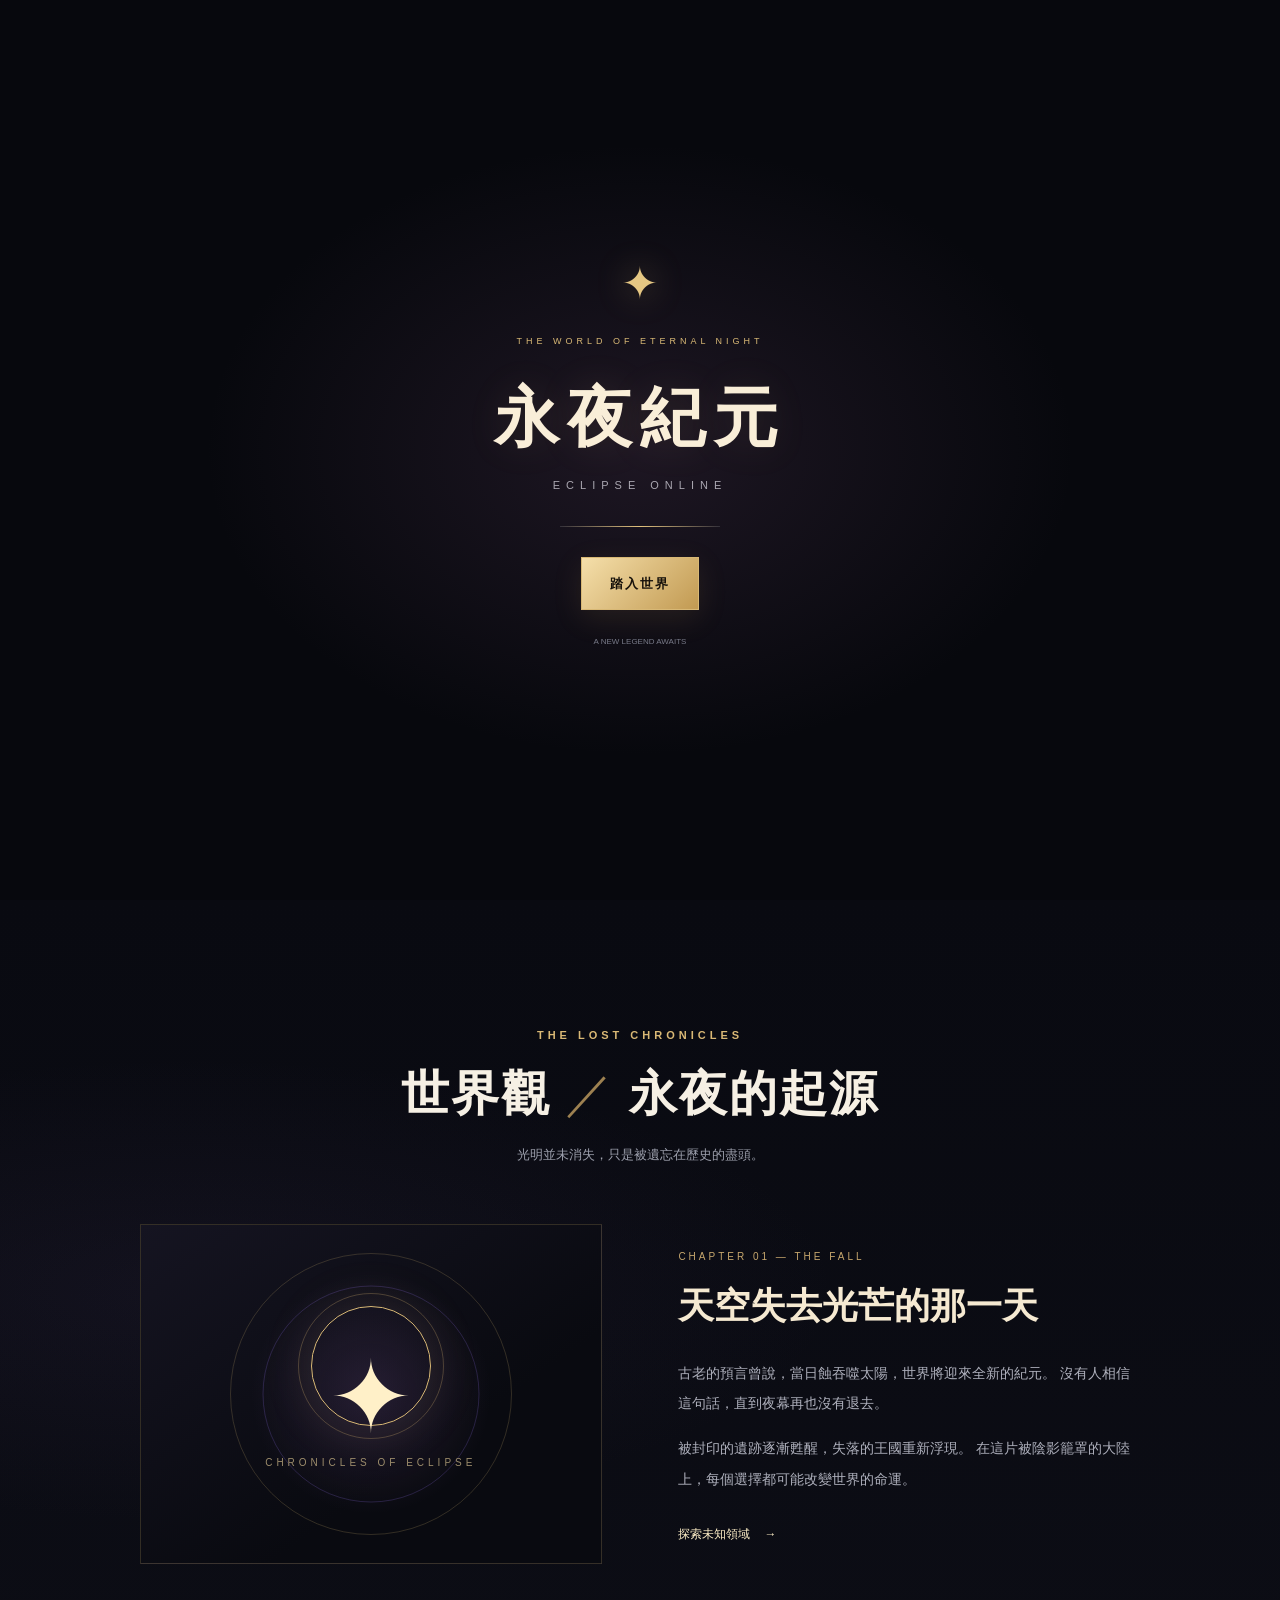
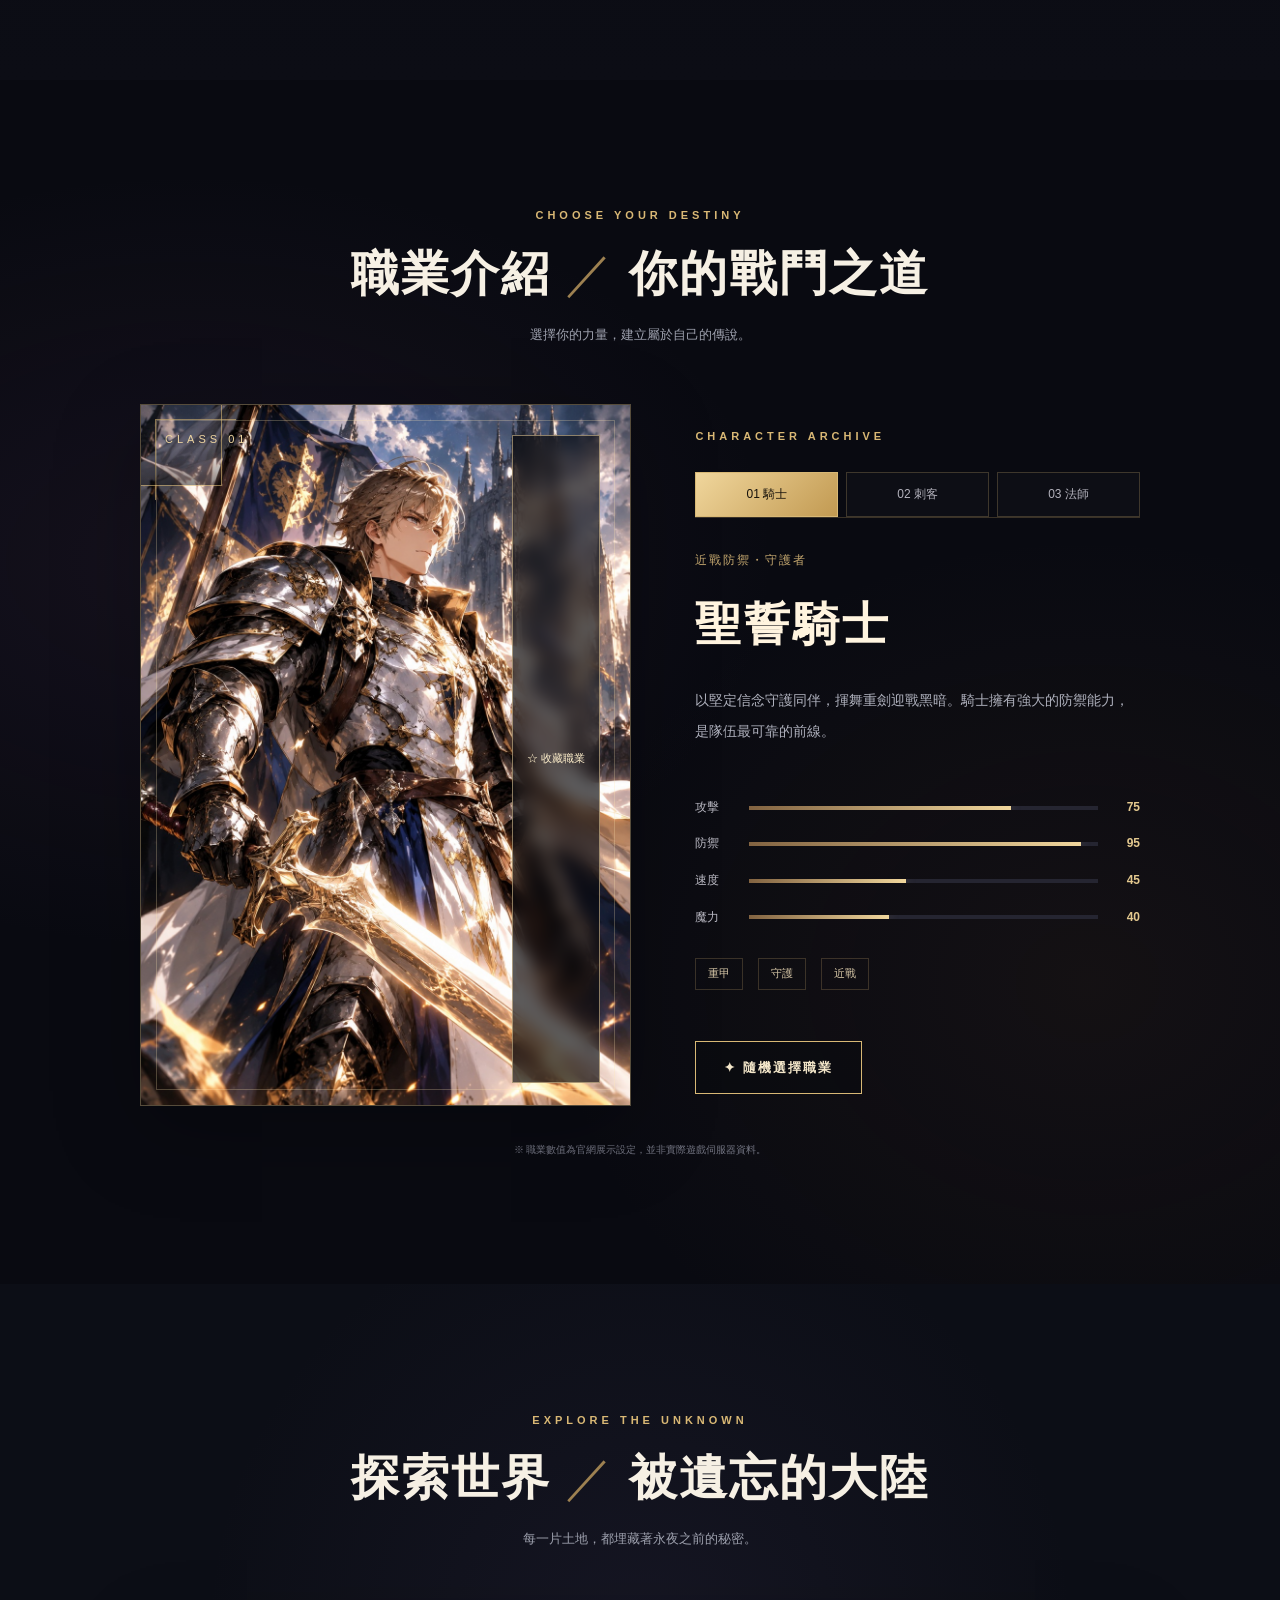
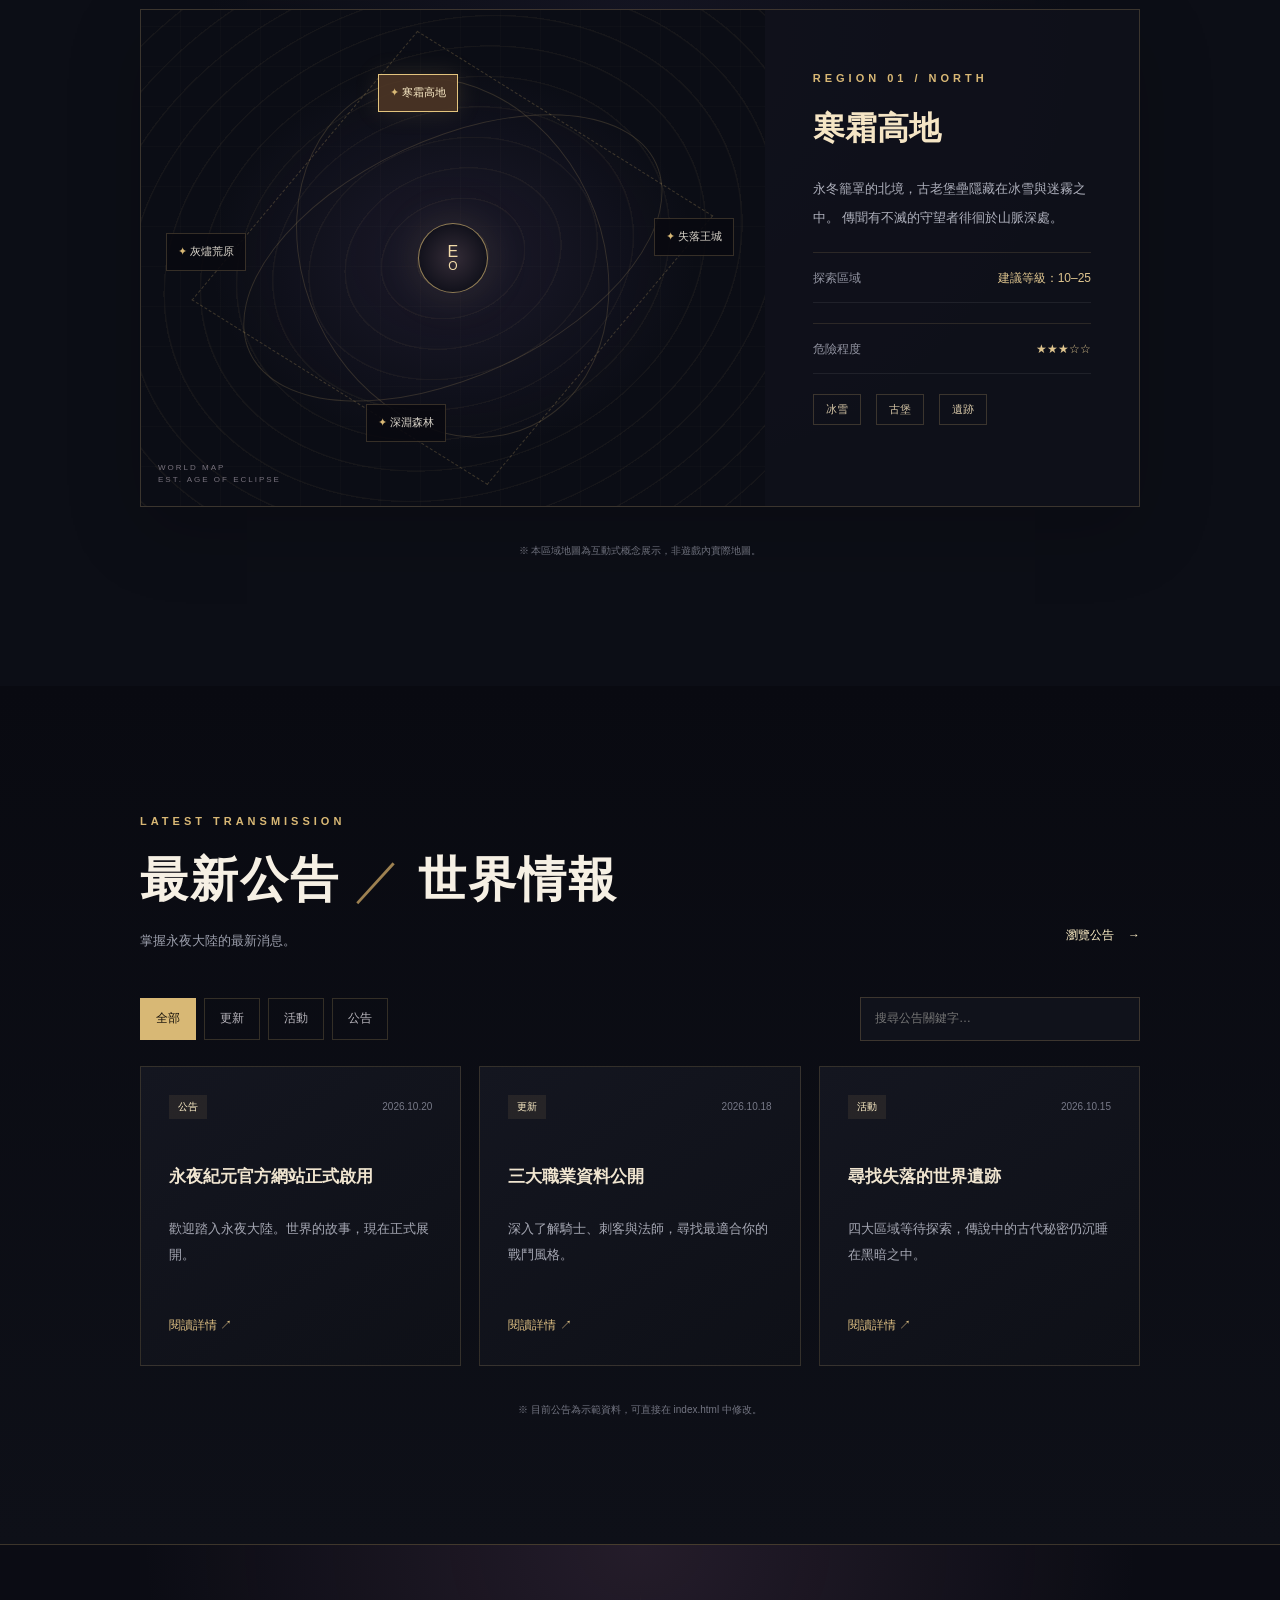
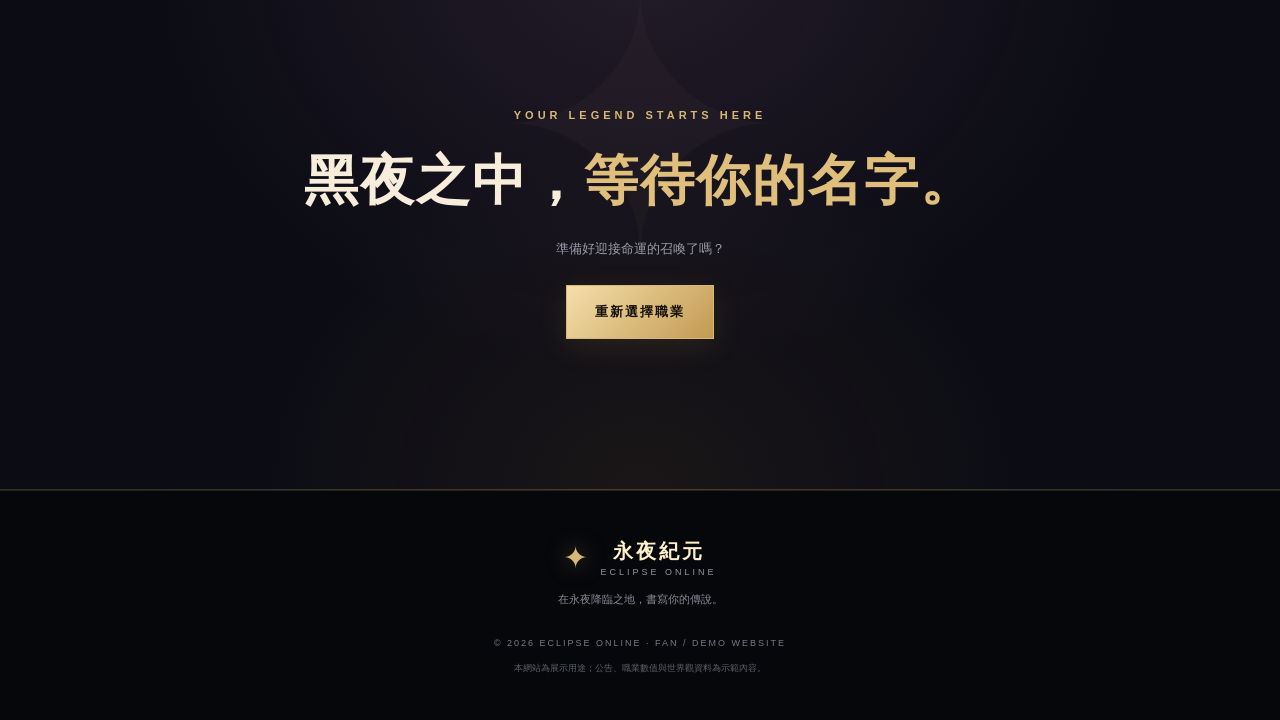
<file: index.html>
<!DOCTYPE html>
<html lang="zh-Hant">
<head>
  <meta charset="UTF-8">
  <meta name="viewport" content="width=device-width, initial-scale=1">
  <meta name="theme-color" content="#090b12">
  <meta name="description" content="永夜紀元 ECLIPSE ONLINE — 在永夜降臨之地，書寫你的傳說。">
  <title>永夜紀元 ECLIPSE ONLINE</title>
  <link rel="stylesheet" href="styles.css">
  <script src="script.js" defer></script>
</head>
<body>
  <div id="intro-screen" class="intro-screen">
    <div class="intro-content">
      <span class="intro-mark">✦</span>
      <p>THE WORLD OF ETERNAL NIGHT</p>
      <h1>永夜紀元</h1>
      <span class="intro-subtitle">ECLIPSE ONLINE</span>
      <div class="intro-line"><span></span></div>
      <button id="enter-world" class="gold-button">踏入世界</button>
      <p class="intro-hint">A NEW LEGEND AWAITS</p>
    </div>
  </div>

  <header class="site-header">
    <a class="brand" href="#home" aria-label="永夜紀元首頁">
      <span class="brand-symbol">✦</span>
      <span><strong>永夜紀元</strong><small>ECLIPSE ONLINE</small></span>
    </a>

    <button id="menu-toggle" class="menu-toggle" aria-label="開啟導覽選單"
      aria-expanded="false">☰</button>

    <nav id="main-nav" class="main-nav">
      <a href="#home">首頁</a>
      <a href="#story">世界觀</a>
      <a href="#classes">職業介紹</a>
      <a href="#world-map">探索世界</a>
      <a href="#news">最新公告</a>
      <button id="open-settings" class="nav-settings">⚙ 設定</button>
    </nav>
  </header>

  <main>
    <section id="home" class="hero">
      <div class="hero-overlay"></div>
      <div class="hero-content reveal">
        <p class="eyebrow">✦ THE AGE OF ETERNAL NIGHT ✦</p>
        <h1>當永夜降臨<br><span>傳說由你改寫</span></h1>
        <p class="hero-description">
          黑暗吞噬了古老大陸，沉睡的力量即將甦醒。<br>
          拿起你的武器，踏上尋找世界真相的旅程。
        </p>

        <div class="hero-actions">
          <a href="game.html" class="gold-button">⚔️ 進入遊戲</a>
          <a href="#classes" class="outline-button">選擇你的命運</a>
          <a href="#story" class="outline-button">了解世界</a>
        </div>
        <div class="hero-caption">A WORLD SHROUDED IN DARKNESS</div>
      </div>
      <a href="#story" class="scroll-cue"><span></span> SCROLL TO DISCOVER</a>
    </section>

    <section id="story" class="section story-section">
      <div class="section-heading reveal">
        <p class="eyebrow">THE LOST CHRONICLES</p>
        <h2>世界觀 <span>／</span> 永夜的起源</h2>
        <p>光明並未消失，只是被遺忘在歷史的盡頭。</p>
      </div>

      <div class="story-grid">
        <div class="story-emblem reveal">
          <div class="emblem-ring"><span>✦</span></div>
          <p>CHRONICLES OF ECLIPSE</p>
        </div>
        <div class="story-copy reveal">
          <span class="chapter-label">CHAPTER 01 — THE FALL</span>
          <h3>天空失去光芒的那一天</h3>
          <p>
            古老的預言曾說，當日蝕吞噬太陽，世界將迎來全新的紀元。
            沒有人相信這句話，直到夜幕再也沒有退去。
          </p>
          <p>
            被封印的遺跡逐漸甦醒，失落的王國重新浮現。
            在這片被陰影籠罩的大陸上，每個選擇都可能改變世界的命運。
          </p>
          <a class="text-link" href="#world-map">探索未知領域 <span>→</span></a>
        </div>
      </div>
    </section>

    <section id="classes" class="section classes-section">
      <div class="section-heading reveal">
        <p class="eyebrow">CHOOSE YOUR DESTINY</p>
        <h2>職業介紹 <span>／</span> 你的戰鬥之道</h2>
        <p>選擇你的力量，建立屬於自己的傳說。</p>
      </div>

      <div class="class-layout">
        <div class="class-portrait reveal">
          <img id="class-art" src="assets/images/knight.jpg"
            alt="騎士職業形象" fetchpriority="high">
          <div class="portrait-frame"></div>
          <span id="class-number" class="portrait-number">CLASS 01</span>
          <button id="favorite-class" class="favorite-button" aria-pressed="false">
            ☆ 收藏職業
          </button>
        </div>

        <div class="class-details reveal">
          <p class="eyebrow">CHARACTER ARCHIVE</p>
          <div class="class-tabs" role="group" aria-label="選擇職業">
            <button class="class-tab active" data-class="knight" aria-pressed="true">01 騎士</button>
            <button class="class-tab" data-class="assassin" aria-pressed="false">02 刺客</button>
            <button class="class-tab" data-class="mage" aria-pressed="false">03 法師</button>
          </div>

          <p id="class-role" class="class-role">近戰防禦・守護者</p>
          <h3 id="class-name">聖誓騎士</h3>
          <p id="class-description" class="class-description">
            以堅定信念守護同伴，揮舞重劍迎戰黑暗。
            騎士擁有強大的防禦能力，是隊伍最可靠的前線。
          </p>

          <div class="stat-list">
            <div class="stat-row">
              <span>攻擊</span><div class="stat-track"><span id="stat-attack" style="width:75%"></span></div>
              <b id="attack-value">75</b>
            </div>
            <div class="stat-row">
              <span>防禦</span><div class="stat-track"><span id="stat-defense" style="width:95%"></span></div>
              <b id="defense-value">95</b>
            </div>
            <div class="stat-row">
              <span>速度</span><div class="stat-track"><span id="stat-speed" style="width:45%"></span></div>
              <b id="speed-value">45</b>
            </div>
            <div class="stat-row">
              <span>魔力</span><div class="stat-track"><span id="stat-magic" style="width:40%"></span></div>
              <b id="magic-value">40</b>
            </div>
          </div>

          <div class="class-tags" id="class-tags">
            <span>重甲</span><span>守護</span><span>近戰</span>
          </div>
          <button id="random-class" class="outline-button">✦ 隨機選擇職業</button>
        </div>
      </div>
      <p class="section-footnote">※ 職業數值為官網展示設定，並非實際遊戲伺服器資料。</p>
    </section>

    <section id="world-map" class="section map-section">
      <div class="section-heading reveal">
        <p class="eyebrow">EXPLORE THE UNKNOWN</p>
        <h2>探索世界 <span>／</span> 被遺忘的大陸</h2>
        <p>每一片土地，都埋藏著永夜之前的秘密。</p>
      </div>

      <div class="map-panel reveal">
        <div class="map-art">
          <div class="map-orbit orbit-one"></div>
          <div class="map-orbit orbit-two"></div>
          <div class="map-center">E<br><small>O</small></div>
          <button class="map-point point-north active" data-region="north"
            aria-pressed="true"><span>✦</span> 寒霜高地</button>
          <button class="map-point point-east" data-region="east"
            aria-pressed="false"><span>✦</span> 失落王城</button>
          <button class="map-point point-south" data-region="south"
            aria-pressed="false"><span>✦</span> 深淵森林</button>
          <button class="map-point point-west" data-region="west"
            aria-pressed="false"><span>✦</span> 灰燼荒原</button>
          <p class="map-stamp">WORLD MAP<br>EST. AGE OF ECLIPSE</p>
        </div>

        <div class="region-info">
          <p class="eyebrow" id="region-code">REGION 01 / NORTH</p>
          <h3 id="region-name">寒霜高地</h3>
          <p id="region-description">
            永冬籠罩的北境，古老堡壘隱藏在冰雪與迷霧之中。
            傳聞有不滅的守望者徘徊於山脈深處。
          </p>
          <div class="region-meta">
            <span>探索區域</span><strong id="region-level">建議等級：10–25</strong>
          </div>
          <div class="region-meta">
            <span>危險程度</span><strong id="region-danger">★★★☆☆</strong>
          </div>
          <div id="region-tags" class="class-tags"><span>冰雪</span><span>古堡</span><span>遺跡</span></div>
        </div>
      </div>
      <p class="section-footnote">※ 本區域地圖為互動式概念展示，非遊戲內實際地圖。</p>
    </section>

    <section id="news" class="section news-section">
      <div class="news-heading reveal">
        <div class="section-heading align-left">
          <p class="eyebrow">LATEST TRANSMISSION</p>
          <h2>最新公告 <span>／</span> 世界情報</h2>
          <p>掌握永夜大陸的最新消息。</p>
        </div>
        <a href="#news-list" class="text-link">瀏覽公告 <span>→</span></a>
      </div>

      <div class="news-tools reveal">
        <div class="news-filters" role="group" aria-label="公告分類">
          <button class="filter-button active" data-filter="all" aria-pressed="true">全部</button>
          <button class="filter-button" data-filter="update" aria-pressed="false">更新</button>
          <button class="filter-button" data-filter="event" aria-pressed="false">活動</button>
          <button class="filter-button" data-filter="notice" aria-pressed="false">公告</button>
        </div>
        <input id="news-search" type="search" placeholder="搜尋公告關鍵字…" aria-label="搜尋公告">
      </div>

      <div id="news-list" class="news-grid">
        <article class="news-card reveal" data-category="notice" data-search="官網正式啟用 永夜紀元">
          <div class="news-card-top"><span class="news-category">公告</span><time datetime="2026-10-20">2026.10.20</time></div>
          <h3>永夜紀元官方網站正式啟用</h3>
          <p>歡迎踏入永夜大陸。世界的故事，現在正式展開。</p>
          <button class="read-news" data-title="永夜紀元官方網站正式啟用"
            data-content="歡迎各位冒險者踏入永夜大陸！本站將持續展示世界觀、職業介紹與最新消息。此公告為網站展示用內容。">閱讀詳情 ↗</button>
        </article>

        <article class="news-card reveal" data-category="update" data-search="職業資料 騎士 刺客 法師">
          <div class="news-card-top"><span class="news-category">更新</span><time datetime="2026-10-18">2026.10.18</time></div>
          <h3>三大職業資料公開</h3>
          <p>深入了解騎士、刺客與法師，尋找最適合你的戰鬥風格。</p>
          <button class="read-news" data-title="三大職業資料公開"
            data-content="騎士擅長防禦與正面戰鬥；刺客專精速度與突襲；法師則能操縱魔力發動遠距離攻擊。請至職業介紹區切換查看。">閱讀詳情 ↗</button>
        </article>

        <article class="news-card reveal" data-category="event" data-search="探索世界 地圖 遺跡">
          <div class="news-card-top"><span class="news-category">活動</span><time datetime="2026-10-15">2026.10.15</time></div>
          <h3>尋找失落的世界遺跡</h3>
          <p>四大區域等待探索，傳說中的古代秘密仍沉睡在黑暗之中。</p>
          <button class="read-news" data-title="尋找失落的世界遺跡"
            data-content="探索寒霜高地、失落王城、深淵森林與灰燼荒原，閱讀各區域介紹，找出你最想踏上的冒險路線。此活動為網站世界觀展示。">閱讀詳情 ↗</button>
        </article>
      </div>
      <p id="news-empty" class="news-empty" hidden>找不到符合條件的公告，請嘗試其他關鍵字。</p>
      <p class="section-footnote">※ 目前公告為示範資料，可直接在 index.html 中修改。</p>
    </section>

    <section class="final-cta">
      <div class="cta-content reveal">
        <p class="eyebrow">YOUR LEGEND STARTS HERE</p>
        <h2>黑夜之中，<span>等待你的名字。</span></h2>
        <p>準備好迎接命運的召喚了嗎？</p>
        <a href="#classes" class="gold-button">重新選擇職業</a>
      </div>
    </section>
  </main>

  <footer class="site-footer">
    <a class="brand footer-brand" href="#home">
      <span class="brand-symbol">✦</span>
      <span><strong>永夜紀元</strong><small>ECLIPSE ONLINE</small></span>
    </a>
    <p>在永夜降臨之地，書寫你的傳說。</p>
    <p class="copyright">© 2026 ECLIPSE ONLINE · FAN / DEMO WEBSITE</p>
    <p class="disclaimer">本網站為展示用途；公告、職業數值與世界觀資料為示範內容。</p>
  </footer>

  <button id="back-to-top" class="back-to-top" aria-label="返回頂部">↑</button>

  <div id="settings-panel" class="settings-panel" aria-hidden="true">
    <div class="settings-backdrop" data-close-settings></div>
    <section class="settings-card" role="dialog" aria-modal="true" aria-labelledby="settings-title">
      <button id="close-settings" class="modal-close" aria-label="關閉設定">×</button>
      <p class="eyebrow">PERSONAL SETTINGS</p>
      <h2 id="settings-title">冒險者設定</h2>
      <div class="setting-row">
        <div><strong>背景音樂</strong><p>播放或暫停主題音樂</p></div>
        <button id="music-toggle" class="setting-switch" aria-pressed="false">關閉</button>
      </div>
      <div class="setting-row">
        <div><strong>減少動畫</strong><p>關閉部分進場與滾動動畫</p></div>
        <button id="motion-toggle" class="setting-switch" aria-pressed="false">關閉</button>
      </div>
      <div class="setting-row">
        <div><strong>文字大小</strong><p>調整網站整體文字</p></div>
        <div class="text-size-buttons">
          <button data-text-size="small" aria-pressed="false">小</button>
          <button data-text-size="normal" aria-pressed="true">中</button>
          <button data-text-size="large" aria-pressed="false">大</button>
        </div>
      </div>
      <p class="settings-note">設定會保存在目前瀏覽器中。音樂需先加入主題音檔。</p>
    </section>
  </div>

  <div id="news-modal" class="news-modal" aria-hidden="true">
    <div class="news-modal-backdrop" data-close-news></div>
    <section class="news-modal-card" role="dialog" aria-modal="true" aria-labelledby="news-modal-title">
      <button class="modal-close" data-close-news aria-label="關閉公告">×</button>
      <p class="eyebrow">LATEST TRANSMISSION</p>
      <h2 id="news-modal-title">公告詳情</h2>
      <p id="news-modal-content"></p>
      <button class="gold-button" data-close-news>返回公告</button>
    </section>
  </div>

  <audio id="bg-music" src="assets/audio/theme.mp3" loop preload="none"></audio>
</body>
</html>
</file>
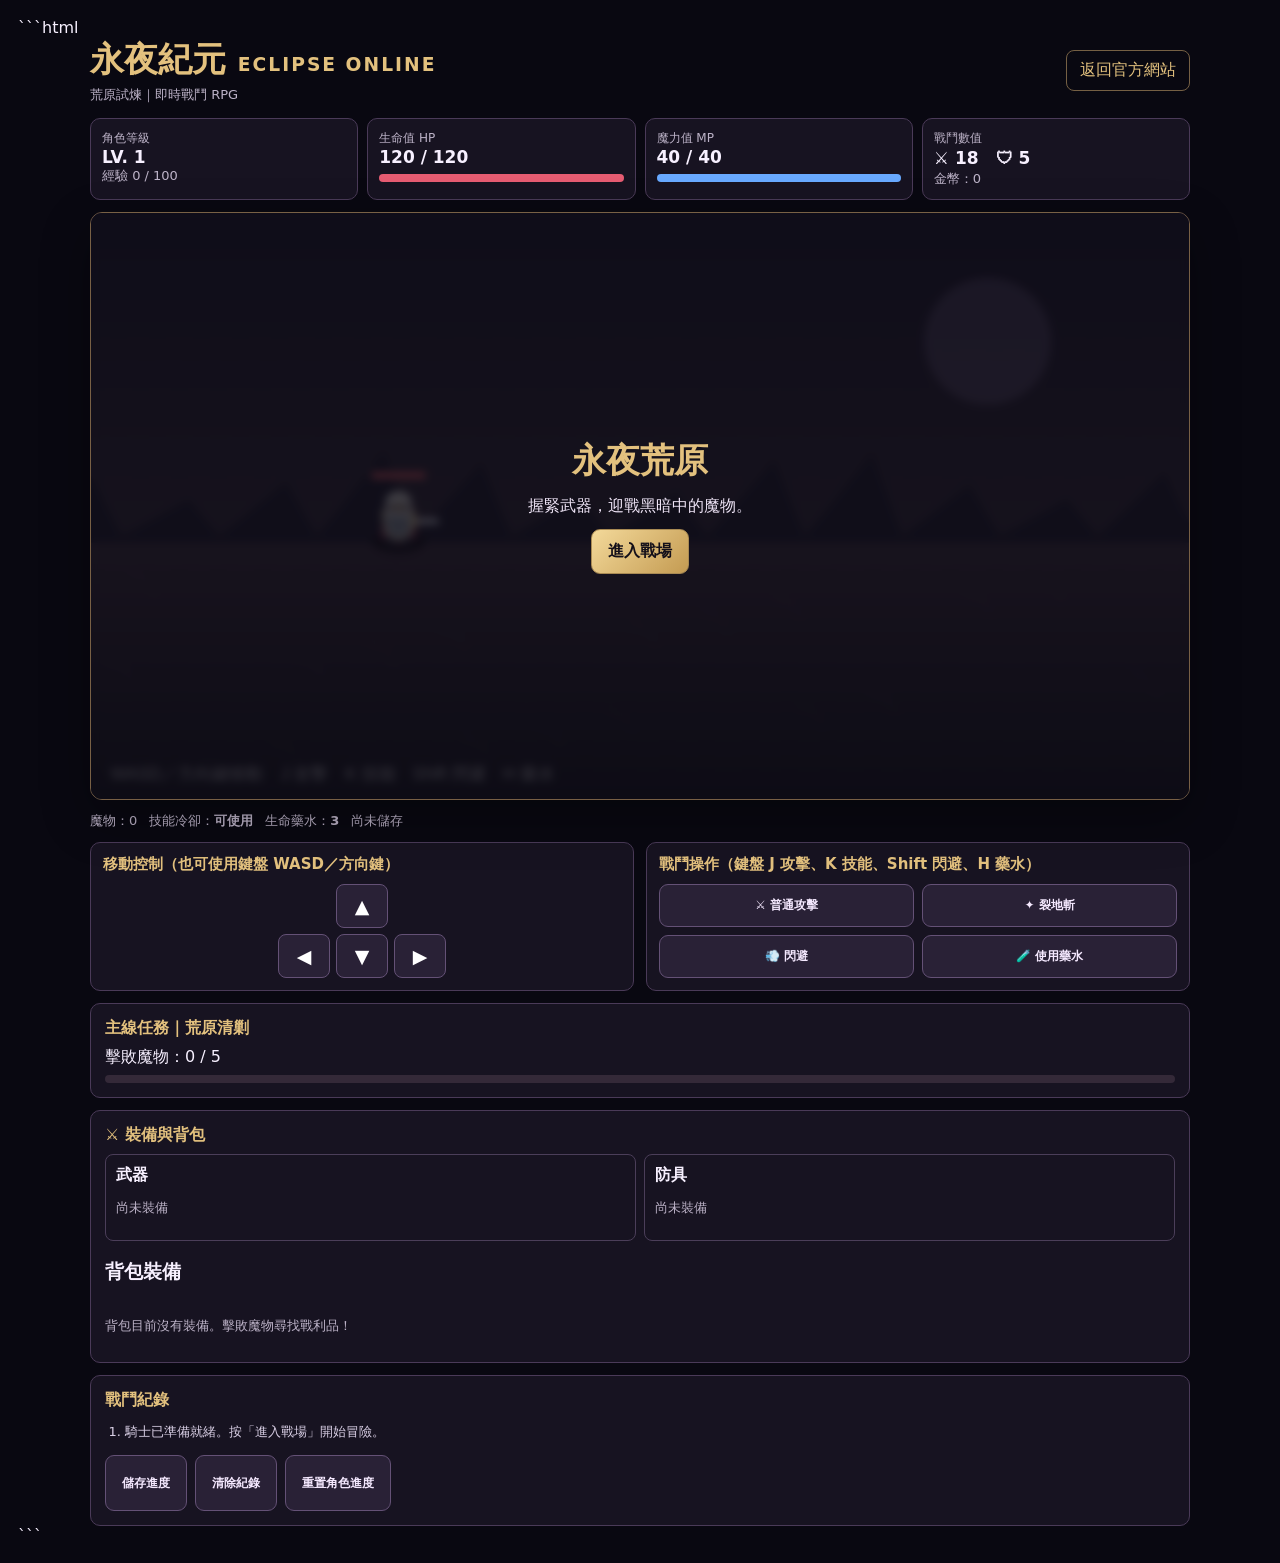
<file: game.html>
```html
<!DOCTYPE html>
<html lang="zh-Hant">
<head>
  <meta charset="UTF-8">
  <meta name="viewport" content="width=device-width, initial-scale=1, maximum-scale=1, viewport-fit=cover">
  <meta name="theme-color" content="#090811">
  <title>永夜紀元 ECLIPSE ONLINE｜荒原試煉</title>
  <link rel="stylesheet" href="game.css">
  <style>
    :root {
      color-scheme: dark;
      --gold: #e3c17e;
      --panel: #171321;
      --muted: #bdb3c8;
    }
    * { box-sizing: border-box; }
    body {
      margin: 0; padding: 18px; background: #090811; color: #f7f0ff;
      font-family: system-ui, "Microsoft JhengHei", sans-serif;
    }
    button { cursor: pointer; touch-action: manipulation; }
    .game-shell { width: min(1100px, 100%); margin: auto; }
    .game-top { display:flex; flex-wrap:wrap; align-items:center; justify-content:space-between; gap:12px; margin-bottom:14px; }
    .game-top h1 { margin:0; color:var(--gold); font-size:clamp(22px,4vw,34px); }
    .game-top p { margin:3px 0 0; color:var(--muted); font-size:13px; }
    .game-link { color:var(--gold); text-decoration:none; border:1px solid #756044; padding:9px 13px; border-radius:8px; }
    .hud { display:grid; grid-template-columns:repeat(4,minmax(0,1fr)); gap:9px; margin-bottom:12px; }
    .hud-card { min-width:0; padding:11px; background:var(--panel); border:1px solid #4a3a58; border-radius:10px; }
    .hud-card small { display:block; color:var(--muted); font-size:12px; }
    .hud-card strong { font-size:17px; }
    .bar { height:8px; background:#342938; border-radius:99px; overflow:hidden; margin-top:7px; }
    .bar > div { height:100%; width:100%; transition:width .15s; }
    #hpBar { background:#e65c72; } #mpBar { background:#68a9ff; } #questBar { background:var(--gold); }
    .arena-wrap { position:relative; overflow:hidden; border:1px solid #786045; border-radius:12px; background:#171321; }
    #arena { display:block; width:100%; height:auto; aspect-ratio: 900 / 480; }
    #arenaMessage { position:absolute; inset:0; display:flex; flex-direction:column; align-items:center; justify-content:center; gap:12px; padding:20px; text-align:center; background:#090811b8; backdrop-filter:blur(4px); }
    #arenaMessage.hidden { display:none; }
    #arenaMessage strong { color:var(--gold); font-size:clamp(22px,4vw,34px); }
    #arenaMessage span { color:#eee4f6; }
    .primary-button, .action-button { border:1px solid #a98a53; border-radius:9px; padding:11px 16px; color:#130f19; background:linear-gradient(135deg,#f3d99a,#c49b52); font-weight:800; }
    .action-button { color:#f5e9ff; background:#292136; border-color:#645176; }
    .action-button:active, .primary-button:active { transform:scale(.97); }
    .game-controls { display:grid; grid-template-columns:1fr 1fr; gap:12px; margin-top:12px; }
    .control-panel { padding:12px; background:var(--panel); border:1px solid #4a3a58; border-radius:10px; }
    .control-panel h2 { margin:0 0 10px; color:var(--gold); font-size:15px; }
    .dpad { display:grid; grid-template-columns:repeat(3,52px); grid-template-rows:repeat(2,44px); gap:6px; justify-content:center; }
    .dpad button { border:1px solid #645176; border-radius:8px; background:#292136; color:white; font-size:19px; }
    .dpad [data-move="up"] { grid-column:2; grid-row:1; }
    .dpad [data-move="left"] { grid-column:1; grid-row:2; }
    .dpad [data-move="down"] { grid-column:2; grid-row:2; }
    .dpad [data-move="right"] { grid-column:3; grid-row:2; }
    .action-grid { display:grid; grid-template-columns:repeat(2,minmax(0,1fr)); gap:8px; }
    .action-grid button { min-height:43px; }
    .status-row { display:flex; flex-wrap:wrap; gap:12px; color:var(--muted); font-size:13px; margin:12px 0; }
    .quest-panel, .equipment-panel, .log-panel { margin-top:12px; padding:14px; background:var(--panel); border:1px solid #4a3a58; border-radius:10px; }
    .quest-panel h2, .equipment-panel h2, .log-panel h2 { margin:0 0 8px; color:var(--gold); font-size:16px; }
    #battleLog { max-height:170px; overflow:auto; margin:0; padding-left:20px; color:#d9cfe5; font-size:13px; }
    #battleLog li { margin:4px 0; }
    #toast { position:fixed; z-index:20; left:50%; bottom:18px; transform:translate(-50%,20px); opacity:0; pointer-events:none; padding:10px 16px; border:1px solid #a98a53; border-radius:9px; background:#181320; color:#f7dfa2; transition:.2s; max-width:90vw; text-align:center; }
    #toast.visible { opacity:1; transform:translate(-50%,0); }
    .equipment-slots, #equipmentInventory { display:grid; grid-template-columns:repeat(2,minmax(0,1fr)); gap:8px; }
    .equipment-item, .equipment-slot { min-width:0; padding:10px; border:1px solid #4b3e59; border-radius:8px; overflow-wrap:anywhere; }
    .equipment-item button, .equipment-slot button { margin-top:7px; padding:7px 10px; border:1px solid #786045; border-radius:7px; background:#2a2034; color:#f7e9ff; }
    .equipment-name { color:var(--gold); font-weight:700; }
    .muted { color:var(--muted); font-size:13px; }
    .bottom-actions { display:flex; flex-wrap:wrap; gap:8px; margin-top:10px; }
    @media(max-width:650px) {
      body { padding:10px; }
      .hud { grid-template-columns:repeat(2,minmax(0,1fr)); }
      .game-controls { grid-template-columns:1fr; }
      .equipment-slots, #equipmentInventory { grid-template-columns:1fr; }
      .hud-card { padding:9px; }
    }
  </style>
</head>
<body>
  <main class="game-shell">
    <header class="game-top">
      <div>
        <h1>永夜紀元 <span style="font-size:.55em;letter-spacing:2px">ECLIPSE ONLINE</span></h1>
        <p>荒原試煉｜即時戰鬥 RPG</p>
      </div>
      <a class="game-link" href="index.html">返回官方網站</a>
    </header>

    <section class="hud" aria-label="角色狀態">
      <div class="hud-card"><small>角色等級</small><strong>LV. <span id="level">1</span></strong><div class="muted">經驗 <span id="xpText">0 / 100</span></div></div>
      <div class="hud-card"><small>生命值 HP</small><strong id="hpText">120 / 120</strong><div class="bar"><div id="hpBar"></div></div></div>
      <div class="hud-card"><small>魔力值 MP</small><strong id="mpText">40 / 40</strong><div class="bar"><div id="mpBar"></div></div></div>
      <div class="hud-card"><small>戰鬥數值</small><strong>⚔ <span id="attackStat">18</span>　🛡 <span id="defenseStat">5</span></strong><div class="muted">金幣：<span id="goldText">0</span></div></div>
    </section>

    <section class="arena-wrap">
      <canvas id="arena" width="900" height="480" aria-label="荒原戰鬥畫面"></canvas>
      <div id="arenaMessage">
        <strong>永夜荒原</strong>
        <span>握緊武器，迎戰黑暗中的魔物。</span>
        <button id="startButton" class="primary-button" type="button">進入戰場</button>
      </div>
    </section>

    <div class="status-row">
      <span id="enemyCounter">魔物：0</span>
      <span>技能冷卻：<b id="skillCooldown">可使用</b></span>
      <span>生命藥水：<b id="potionCount">3</b></span>
      <span id="saveStatus">尚未儲存</span>
    </div>

    <section class="game-controls">
      <div class="control-panel">
        <h2>移動控制（也可使用鍵盤 WASD／方向鍵）</h2>
        <div class="dpad">
          <button type="button" data-move="up" aria-label="向上">▲</button>
          <button type="button" data-move="left" aria-label="向左">◀</button>
          <button type="button" data-move="down" aria-label="向下">▼</button>
          <button type="button" data-move="right" aria-label="向右">▶</button>
        </div>
      </div>
      <div class="control-panel">
        <h2>戰鬥操作（鍵盤 J 攻擊、K 技能、Shift 閃避、H 藥水）</h2>
        <div class="action-grid">
          <button class="action-button" id="attackButton" type="button">⚔ 普通攻擊</button>
          <button class="action-button" id="skillButton" type="button">✦ 裂地斬</button>
          <button class="action-button" id="dodgeButton" type="button">💨 閃避</button>
          <button class="action-button" id="potionButton" type="button">🧪 使用藥水</button>
        </div>
      </div>
    </section>

    <section class="quest-panel">
      <h2>主線任務｜荒原清剿</h2>
      <div id="questText">擊敗魔物：0 / 5</div>
      <div class="bar"><div id="questBar"></div></div>
    </section>

    <section class="equipment-panel">
      <h2>⚔ 裝備與背包</h2>
      <div class="equipment-slots">
        <div class="equipment-slot"><strong>武器</strong><div id="equippedWeaponView" class="muted">尚未裝備</div></div>
        <div class="equipment-slot"><strong>防具</strong><div id="equippedArmorView" class="muted">尚未裝備</div></div>
      </div>
      <h3>背包裝備</h3>
      <div id="equipmentInventory"><p class="muted">背包目前沒有裝備。</p></div>
    </section>

    <section class="log-panel">
      <h2>戰鬥紀錄</h2>
      <ol id="battleLog"></ol>
      <div class="bottom-actions">
        <button id="saveButton" class="action-button" type="button">儲存進度</button>
        <button id="clearLog" class="action-button" type="button">清除紀錄</button>
        <button id="resetButton" class="action-button" type="button">重置角色進度</button>
      </div>
    </section>
  </main>

  <div id="toast" role="status" aria-live="polite"></div>
  <script src="game.js"></script>
</body>
</html>
```
</file>
<file: styles.css>
:root {
  --bg: #090b12;
  --bg-soft: #10131d;
  --panel: #141824;
  --gold: #c9a96a;
  --gold-light: #f0d6a0;
  --text: #e8e5de;
  --muted: #999ba8;
  --line: rgba(201,169,106,.25);
  --page-width: 1160px;
  --body-scale: 1;
}
* { box-sizing: border-box; }
html { scroll-behavior: smooth; scroll-padding-top: 90px; font-size: calc(16px * var(--body-scale)); }
body { margin: 0; background: var(--bg); color: var(--text); font-family: "Noto Sans TC", "Microsoft JhengHei", sans-serif; line-height: 1.8; overflow-x: hidden; }
body::before { content: ""; position: fixed; inset: 0; pointer-events: none; z-index: 20; opacity: .13; background-image: url("data:image/svg+xml,%3Csvg viewBox='0 0 180 180' xmlns='http://www.w3.org/2000/svg'%3E%3Cfilter id='n'%3E%3CfeTurbulence type='fractalNoise' baseFrequency='.9' numOctaves='3' stitchTiles='stitch'/%3E%3C/filter%3E%3Crect width='100%25' height='100%25' filter='url(%23n)' opacity='.16'/%3E%3C/svg%3E"); }
a { color: inherit; text-decoration: none; }
button, input { font: inherit; }
button { color: inherit; cursor: pointer; }
button:focus-visible, a:focus-visible, input:focus-visible { outline: 2px solid var(--gold-light); outline-offset: 4px; }
img { max-width: 100%; display: block; }
::selection { background: var(--gold); color: #090b12; }
.site-header { height: 78px; padding: 0 max(5%, calc((100% - var(--page-width))/2)); position: fixed; inset: 0 0 auto; z-index: 50; display: flex; align-items: center; justify-content: space-between; background: rgba(8,10,16,.87); border-bottom: 1px solid rgba(255,255,255,.07); backdrop-filter: blur(16px); }
.brand { display: flex; align-items: center; gap: 12px; flex-shrink: 0; }
.brand-symbol { color: var(--gold); font-size: 32px; line-height: 1; }
.brand strong, .brand small { display: block; line-height: 1.5; }
.brand strong { font-size: 18px; letter-spacing: 3px; }
.brand small { font-size: 9px; color: var(--gold); letter-spacing: 2px; }
.main-nav { display: flex; align-items: center; gap: 27px; }
.main-nav a, .nav-settings { font-size: 13px; color: #c4c3c9; transition: color .2s; }
.main-nav a:hover, .nav-settings:hover { color: var(--gold-light); }
.nav-settings { background: none; border: 0; }
.menu-toggle { display: none; border: 1px solid var(--line); background: transparent; padding: 6px 12px; font-size: 20px; }
.hero { min-height: 760px; height: 100svh; max-height: 1000px; position: relative; display: flex; align-items: center; padding: 110px max(8%, calc((100% - var(--page-width))/2)); overflow: hidden; background: radial-gradient(ellipse at 72% 42%, rgba(103,77,116,.23), transparent 35%), radial-gradient(ellipse at 82% 80%, rgba(105,73,42,.19), transparent 34%), linear-gradient(110deg,#090b12 18%,#141521 65%,#24202a); }
.hero::before { content: "✦"; position: absolute; right: 12%; top: 14%; color: rgba(201,169,106,.13); font-size: clamp(250px,40vw,560px); line-height: 1; animation: star-float 9s ease-in-out infinite; }
.hero::after { content: ""; position: absolute; inset: 0; background: linear-gradient(90deg,rgba(9,11,18,.97),rgba(9,11,18,.62) 54%,rgba(9,11,18,.13)),linear-gradient(0deg,var(--bg),transparent 24%,transparent 78%,rgba(9,11,18,.3)); }
.hero-overlay { position: absolute; inset: 0; opacity: .4; background-image: radial-gradient(1px 1px at 15% 25%,#fff,transparent),radial-gradient(1px 1px at 50% 70%,#fff,transparent),radial-gradient(2px 2px at 80% 32%,#c9a96a,transparent),radial-gradient(1px 1px at 65% 18%,#fff,transparent); background-size: 190px 160px,240px 210px,290px 270px,210px 240px; }
.hero-content { position: relative; z-index: 2; max-width: 700px; }
.eyebrow { color: var(--gold); font-size: 11px; letter-spacing: 4px; font-weight: 600; }
.hero h1 { margin: 22px 0; font-size: clamp(42px,6vw,76px); line-height: 1.35; letter-spacing: 5px; font-weight: 800; }
.hero h1 span, .final-cta h2 span { color: var(--gold-light); }
.hero-description { color: #b9b9c3; font-size: 15px; }
.hero-actions { display: flex; gap: 15px; flex-wrap: wrap; margin-top: 35px; }
.gold-button, .outline-button { display: inline-flex; justify-content: center; align-items: center; min-height: 47px; padding: 10px 24px; font-size: 13px; letter-spacing: 1px; transition: .25s; border: 1px solid var(--gold); }
.gold-button { background: var(--gold); color: #17130c; font-weight: 700; }
.gold-button:hover { background: var(--gold-light); border-color: var(--gold-light); transform: translateY(-2px); }
.outline-button { background: transparent; color: var(--gold-light); }
.outline-button:hover { background: rgba(201,169,106,.12); }
.hero-caption { margin-top: 70px; font-size: 9px; color: #767784; letter-spacing: 4px; }
.scroll-cue { position: absolute; z-index: 3; bottom: 35px; left: 50%; transform: translateX(-50%); color: #a5a2ac; font-size: 9px; letter-spacing: 3px; white-space: nowrap; }
.scroll-cue span { display: block; height: 25px; width: 1px; background: var(--gold); margin: 0 auto 8px; animation: scroll-line 1.8s infinite; }
.section { padding: 110px max(6%, calc((100% - var(--page-width))/2)); }
.story-section { background: linear-gradient(180deg,#0b0d14,#10131c); }
.section-heading { text-align: center; margin: 0 auto 60px; }
.section-heading .eyebrow { margin-bottom: 12px; }
.section-heading h2 { font-size: clamp(25px,3vw,37px); letter-spacing: 2px; margin: 0 0 12px; }
.section-heading h2 span { color: var(--gold); font-weight: 300; }
.section-heading > p:last-child { font-size: 13px; color: var(--muted); }
.story-grid { max-width: 1000px; margin: auto; display: grid; grid-template-columns: 1fr 1fr; gap: 80px; align-items: center; }
.story-emblem { min-height: 340px; display: grid; place-items: center; align-content: center; background: radial-gradient(ellipse,rgba(142,111,70,.15),transparent 65%); border: 1px solid rgba(201,169,106,.12); }
.emblem-ring { width: 190px; height: 190px; border: 1px solid var(--gold); border-radius: 50%; display: grid; place-items: center; outline: 1px solid rgba(201,169,106,.3); outline-offset: 12px; box-shadow: 0 0 60px rgba(201,169,106,.08),inset 0 0 60px rgba(201,169,106,.07); }
.emblem-ring span { color: var(--gold-light); font-size: 100px; }
.story-emblem > p { font-size: 9px; color: var(--gold); letter-spacing: 3px; margin-top: 38px; }
.chapter-label { color: var(--gold); font-size: 10px; letter-spacing: 3px; }
.story-copy h3 { font-size: 26px; margin: 14px 0 20px; }
.story-copy > p { color: #a9aab5; font-size: 13px; line-height: 2.2; }
.text-link { display: inline-flex; gap: 14px; color: var(--gold-light); font-size: 12px; margin-top: 15px; }
.text-link span { transition: transform .2s; }
.text-link:hover span { transform: translateX(5px); }
.classes-section { background: radial-gradient(ellipse at 15% 50%,rgba(68,57,81,.14),transparent 45%),#0b0d14; }
.class-layout { display: grid; grid-template-columns: minmax(0,1fr) minmax(0,1fr); gap: clamp(35px,7vw,90px); max-width: 1000px; margin: auto; align-items: center; }
.class-portrait { min-height: 510px; position: relative; display: flex; align-items: center; justify-content: center; background: radial-gradient(ellipse at 50% 45%,#34303a,#141620 65%,#0b0d14); border: 1px solid var(--line); overflow: hidden; }
.class-portrait::before, .class-portrait::after { content: ""; position: absolute; width: 80px; height: 80px; border-color: var(--gold); border-style: solid; opacity: .6; z-index: 2; pointer-events: none; }
.class-portrait::before { top: 14px; left: 14px; border-width: 1px 0 0 1px; }
.class-portrait::after { bottom: 14px; right: 14px; border-width: 0 1px 1px 0; }
#class-art { width: 100%; height: 510px; object-fit: contain; object-position: center bottom; position: relative; z-index: 1; transition: opacity .2s,transform .5s; }
.class-portrait:hover #class-art { transform: scale(1.035); }
.portrait-frame { position: absolute; inset: 8% 8% 0; border: 1px solid rgba(255,255,255,.06); pointer-events: none; }
.portrait-number { position: absolute; z-index: 3; top: 25px; left: 25px; font-size: 9px; letter-spacing: 3px; color: var(--gold-light); }
.favorite-button { position: absolute; z-index: 4; right: 22px; bottom: 22px; background: rgba(8,10,16,.83); border: 1px solid var(--line); padding: 9px 13px; font-size: 11px; }
.favorite-button.is-favorite { color: var(--gold-light); border-color: var(--gold); }
.class-details > .eyebrow { margin-bottom: 25px; }
.class-tabs { display: flex; border-bottom: 1px solid var(--line); gap: 6px; margin-bottom: 30px; }
.class-tab { flex: 1; border: 0; background: transparent; padding: 12px 5px; font-size: 12px; color: #999ba8; border-bottom: 2px solid transparent; }
.class-tab.active { color: var(--gold-light); border-bottom-color: var(--gold); }
.class-role { color: var(--gold); font-size: 11px; letter-spacing: 2px; }
.class-details h3 { font-size: 37px; margin: 4px 0 10px; }
.class-description { color: #a8a9b4; font-size: 13px; line-height: 2.2; min-height: 82px; }
.stat-list { display: grid; gap: 13px; margin: 25px 0; }
.stat-row { display: grid; grid-template-columns: 48px 1fr 28px; gap: 12px; align-items: center; font-size: 11px; color: #b7b6c0; }
.stat-row b { text-align: right; color: var(--gold-light); font-size: 11px; }
.stat-track { height: 4px; background: #292b35; }
.stat-track span { display: block; height: 100%; background: linear-gradient(90deg,#79603a,var(--gold-light)); transition: width .4s; }
.class-tags { display: flex; gap: 8px; flex-wrap: wrap; margin: 20px 0 25px; }
.class-tags span { padding: 4px 12px; border: 1px solid var(--line); color: #c6b58e; font-size: 10px; }
.section-footnote { color: #737582; text-align: center; font-size: 10px; margin-top: 35px; }
.map-section { background: #10131c; }
.map-panel { display: grid; grid-template-columns: 1.2fr .8fr; max-width: 1000px; margin: auto; border: 1px solid var(--line); background: #0c0e16; }
.map-art { min-height: 420px; position: relative; overflow: hidden; background: radial-gradient(ellipse at 50% 50%,rgba(111,91,69,.19),transparent 55%),linear-gradient(145deg,#1a1c28,#0b0d14); }
.map-art::before { content: ""; position: absolute; inset: -30%; background: repeating-radial-gradient(ellipse at 50% 50%,transparent 0 35px,rgba(201,169,106,.06) 36px 37px); transform: rotate(-20deg); }
.map-art::after { content: ""; position: absolute; inset: 15% 22%; border: 1px dashed rgba(201,169,106,.25); transform: rotate(32deg) skew(-8deg); }
.map-orbit { position: absolute; left: 50%; top: 50%; border: 1px solid rgba(201,169,106,.2); border-radius: 50%; transform: translate(-50%,-50%) rotate(-25deg); pointer-events: none; }
.orbit-one { width: 72%; height: 48%; }
.orbit-two { width: 48%; height: 75%; }
.map-center { position: absolute; top: 50%; left: 50%; transform: translate(-50%,-50%); width: 70px; height: 70px; display: grid; place-content: center; text-align: center; border: 1px solid var(--gold); color: var(--gold-light); border-radius: 50%; background: #151620; box-shadow: 0 0 45px rgba(201,169,106,.13); z-index: 2; line-height: 1.1; }
.map-center small { font-size: 12px; }
.map-point { position: absolute; z-index: 3; background: rgba(10,12,19,.9); border: 1px solid rgba(201,169,106,.25); padding: 8px 11px; font-size: 11px; color: #b6b3bc; transition: .2s; }
.map-point span { color: var(--gold); }
.map-point.active, .map-point:hover { border-color: var(--gold); color: var(--gold-light); background: #24202a; }
.point-north { top: 13%; left: 38%; }
.point-east { top: 42%; right: 5%; }
.point-south { bottom: 13%; left: 36%; }
.point-west { top: 45%; left: 4%; }
.map-stamp { position: absolute; bottom: 12px; left: 17px; color: #77717c; font-size: 8px; letter-spacing: 2px; line-height: 1.5; }
.region-info { padding: clamp(25px,4vw,45px); align-self: center; }
.region-info h3 { font-size: 30px; margin: 10px 0 18px; }
.region-info > p:not(.eyebrow) { font-size: 13px; color: #a6a7b1; line-height: 2.2; }
.region-meta { display: flex; justify-content: space-between; gap: 10px; padding: 12px 0; border-bottom: 1px solid rgba(255,255,255,.07); font-size: 11px; }
.region-meta span { color: #878996; }
.region-meta strong { font-weight: 500; color: var(--gold-light); text-align: right; }
.news-section { background: #0b0d14; }
.news-heading { max-width: 1000px; margin: 0 auto 35px; display: flex; justify-content: space-between; align-items: end; gap: 20px; }
.align-left { text-align: left; margin: 0; }
.align-left h2 { font-size: clamp(24px,3vw,34px); }
.news-heading > .text-link { margin-bottom: 18px; white-space: nowrap; }
.news-tools { max-width: 1000px; margin: 0 auto 25px; display: flex; justify-content: space-between; gap: 20px; align-items: center; }
.news-filters { display: flex; flex-wrap: wrap; gap: 7px; }
.filter-button { padding: 7px 16px; background: transparent; border: 1px solid rgba(255,255,255,.1); font-size: 11px; color: #a4a5af; }
.filter-button.active { border-color: var(--gold); color: var(--gold-light); background: rgba(201,169,106,.07); }
#news-search { width: min(260px,100%); padding: 10px 13px; border: 1px solid rgba(255,255,255,.12); background: #11141e; color: var(--text); font-size: 12px; }
.news-grid { max-width: 1000px; margin: auto; display: grid; grid-template-columns: repeat(3,minmax(0,1fr)); gap: 18px; align-items: stretch; }
.news-card { min-height: 240px; display: flex; flex-direction: column; padding: 25px; border: 1px solid rgba(255,255,255,.08); background: linear-gradient(145deg,#151824,#0e1018); transition: border-color .2s,transform .2s; }
.news-card:hover { border-color: var(--line); transform: translateY(-3px); }
.news-card[hidden] { display: none; }
.news-card-top { display: flex; justify-content: space-between; align-items: center; gap: 10px; }
.news-category { padding: 3px 9px; color: var(--gold-light); background: rgba(201,169,106,.1); font-size: 10px; }
.news-card time { font-size: 10px; color: #777987; }
.news-card h3 { font-size: 17px; line-height: 1.6; margin: 20px 0 8px; }
.news-card > p { font-size: 12px; color: #999ba8; line-height: 1.9; }
.read-news { margin-top: auto; align-self: flex-start; padding: 10px 0 0; background: none; border: 0; color: var(--gold-light); font-size: 11px; }
.news-empty { text-align: center; color: var(--muted); padding: 25px; }
.final-cta { padding: 100px 6%; text-align: center; position: relative; overflow: hidden; background: radial-gradient(ellipse at center,rgba(113,83,53,.2),transparent 60%),linear-gradient(180deg,#10131c,#0b0d14); border-top: 1px solid rgba(201,169,106,.12); border-bottom: 1px solid rgba(201,169,106,.12); }
.final-cta::before { content: "✦"; position: absolute; top: -130px; left: 50%; transform: translateX(-50%); font-size: 350px; color: rgba(201,169,106,.035); }
.cta-content { position: relative; }
.final-cta h2 { font-size: clamp(28px,4vw,45px); letter-spacing: 2px; }
.final-cta > div > p:not(.eyebrow) { color: var(--muted); font-size: 13px; margin-bottom: 25px; }
.site-footer { padding: 45px 5% 35px; text-align: center; background: #080a10; }
.footer-brand { justify-content: center; }
.site-footer > p { font-size: 11px; color: #898a96; }
.site-footer .copyright { margin-top: 25px; color: #777987; font-size: 9px; letter-spacing: 2px; }
.site-footer .disclaimer { font-size: 9px; color: #5e606b; }
.back-to-top { position: fixed; right: 22px; bottom: 22px; z-index: 40; width: 42px; height: 42px; border: 1px solid var(--line); background: rgba(10,12,19,.9); color: var(--gold-light); font-size: 21px; opacity: 0; visibility: hidden; transform: translateY(8px); transition: .2s; }
.back-to-top.visible { opacity: 1; visibility: visible; transform: translateY(0); }
.intro-screen { position: fixed; inset: 0; z-index: 100; display: grid; place-items: center; background: radial-gradient(ellipse at center,#20202c,#090b12 70%); transition: opacity .8s,visibility .8s; }
.intro-screen.is-hidden { opacity: 0; visibility: hidden; pointer-events: none; }
.intro-content { text-align: center; padding: 25px; animation: intro-rise 1s both; }
.intro-mark { display: block; font-size: 45px; color: var(--gold); }
.intro-content > p:first-of-type { color: var(--gold); letter-spacing: 4px; font-size: 9px; }
.intro-content h1 { font-size: clamp(38px,7vw,65px); letter-spacing: 8px; margin: 10px 0 0; }
.intro-subtitle { display: block; color: #aaa7b1; letter-spacing: 6px; font-size: 11px; }
.intro-line { width: 160px; height: 1px; margin: 30px auto; background: #34313a; }
.intro-line span { display: block; height: 100%; width: 0; background: var(--gold); animation: line-grow 1.3s .3s forwards; }
.intro-hint { margin-top: 25px; font-size: 8px !important; color: #777987 !important; }
.settings-panel, .news-modal { position: fixed; inset: 0; z-index: 80; display: grid; place-items: center; padding: 20px; opacity: 0; visibility: hidden; transition: .25s; }
.settings-panel.open, .news-modal.open { opacity: 1; visibility: visible; }
.settings-backdrop, .news-modal-backdrop { position: absolute; inset: 0; background: rgba(0,0,0,.75); backdrop-filter: blur(5px); }
.settings-card, .news-modal-card { position: relative; z-index: 1; width: min(480px,100%); max-height: 85svh; overflow-y: auto; padding: 35px; background: #121520; border: 1px solid var(--line); box-shadow: 0 20px 80px #0008; }
.settings-card h2, .news-modal-card h2 { font-size: 27px; margin: 5px 0 25px; }
.modal-close { position: absolute; top: 12px; right: 15px; background: transparent; border: 0; font-size: 28px; color: #b4b1bb; }
.setting-row { display: flex; justify-content: space-between; align-items: center; gap: 18px; padding: 18px 0; border-bottom: 1px solid rgba(255,255,255,.08); }
.setting-row strong { font-size: 13px; }
.setting-row p { margin: 4px 0 0; color: #9294a1; font-size: 10px; }
.setting-switch, .text-size-buttons button { min-width: 50px; padding: 6px 10px; background: #202330; border: 1px solid #343644; font-size: 11px; }
.setting-switch[aria-pressed="true"], .text-size-buttons button[aria-pressed="true"] { border-color: var(--gold); color: var(--gold-light); }
.text-size-buttons { display: flex; gap: 5px; }
.settings-note { font-size: 10px; color: #777987; margin-top: 20px; }
.news-modal-card > p:not(.eyebrow) { font-size: 13px; color: #b4b4bf; line-height: 2.2; margin: 20px 0 30px; white-space: pre-line; }
.reveal { opacity: 0; transform: translateY(20px); transition: opacity .7s,transform .7s; }
.reveal.is-visible { opacity: 1; transform: translateY(0); }
.reduced-motion *, .reduced-motion *::before, .reduced-motion *::after { animation-duration: .01ms !important; animation-iteration-count: 1 !important; scroll-behavior: auto !important; transition-duration: .01ms !important; }
@keyframes intro-rise { from { opacity: 0; transform: translateY(20px); } to { opacity: 1; transform: translateY(0); } }
@keyframes line-grow { to { width: 100%; } }
@keyframes star-float { 0%,100% { transform: translateY(0) rotate(0); } 50% { transform: translateY(-18px) rotate(5deg); } }
@keyframes scroll-line { 0%,100% { transform: scaleY(.5); transform-origin: top; } 50% { transform: scaleY(1); transform-origin: top; } }

@media (max-width: 900px) {
  .site-header { padding: 0 5%; }
  .menu-toggle { display: block; }
  .main-nav { display: none; position: absolute; top: 78px; left: 0; right: 0; padding: 18px 6% 25px; background: rgba(9,11,18,.98); border-bottom: 1px solid var(--line); flex-direction: column; align-items: stretch; gap: 0; }
  .main-nav.open { display: flex; }
  .main-nav a, .nav-settings { padding: 12px 0; text-align: left; border-bottom: 1px solid rgba(255,255,255,.05); }
  .hero { min-height: 680px; }
  .section { padding-top: 85px; padding-bottom: 85px; }
  .story-grid { gap: 40px; }
  .class-layout { gap: 35px; }
  .class-portrait, #class-art { min-height: 420px; height: 420px; }
  .news-grid { grid-template-columns: repeat(2,minmax(0,1fr)); }
  .map-panel { grid-template-columns: 1fr; }
  .map-art { min-height: 390px; }
}
@media (max-width: 600px) {
  .site-header { height: 68px; }
  .main-nav { top: 68px; }
  .brand strong { font-size: 16px; }
  .brand-symbol { font-size: 27px; }
  .hero { min-height: 690px; height: 94svh; padding: 100px 7% 75px; }
  .hero h1 { letter-spacing: 2px; font-size: clamp(36px,10vw,54px); }
  .hero-description { font-size: 12px; }
  .hero-caption { margin-top: 50px; letter-spacing: 2px; }
  .section { padding: 75px 6%; }
  .section-heading { margin-bottom: 40px; }
  .section-heading h2 { letter-spacing: 0; }
  .story-grid, .class-layout { grid-template-columns: 1fr; gap: 35px; }
  .story-emblem { min-height: 290px; }
  .emblem-ring { width: 145px; height: 145px; }
  .emblem-ring span { font-size: 75px; }
  .story-copy h3 { font-size: 23px; }
  .class-portrait, #class-art { height: min(110vw,440px); min-height: 330px; }
  .class-details h3 { font-size: 32px; }
  .class-description { min-height: 0; }
  .map-art { min-height: 340px; }
  .map-point { padding: 6px 7px; font-size: 10px; }
  .point-west { left: 2%; }
  .point-east { right: 2%; }
  .region-info { padding: 25px 20px; }
  .news-heading { align-items: flex-start; flex-direction: column; }
  .news-heading > .text-link { margin-top: 0; }
  .news-tools { align-items: stretch; flex-direction: column; }
  #news-search { width: 100%; }
  .news-grid { grid-template-columns: 1fr; }
  .news-card { min-height: 210px; }
  .final-cta { padding: 75px 6%; }
  .settings-card, .news-modal-card { padding: 30px 22px; }
}
@media (prefers-reduced-motion: reduce) {
  *, *::before, *::after { animation-duration: .01ms !important; animation-iteration-count: 1 !important; scroll-behavior: auto !important; transition-duration: .01ms !important; }
}

/* =========================================
   ECLIPSE ONLINE — CINEMATIC REDESIGN
   視覺重製版：保留原有 HTML 與 JS
========================================= */

:root {
  --bg-main: #07080d;
  --bg-secondary: #0d1018;
  --bg-card: #11141d;
  --gold: #d8b875;
  --gold-light: #fff0c8;
  --purple: #9b7bff;
  --text-main: #f6f1e8;
  --text-muted: #a6a8b4;
  --border-color: rgba(216, 184, 117, .25);
  --content-width: 1240px;
  --header-height: 76px;
}

html {
  scroll-behavior: smooth;
  scroll-padding-top: 88px;
}

body {
  background:
    radial-gradient(ellipse at 50% 0%, #171426 0%, transparent 42%),
    #07080d;
  color: var(--text-main);
}

::selection {
  color: #08080d;
  background: #e7c77e;
}

/* 導覽列：半透明黑曜石 */

.site-header {
  background: rgba(7, 8, 13, .84);
  border-bottom: 1px solid rgba(216, 184, 117, .18);
  backdrop-filter: blur(18px);
  -webkit-backdrop-filter: blur(18px);
}

.brand {
  display: flex;
  align-items: center;
  gap: 12px;
  color: var(--gold-light);
}

.brand-symbol {
  color: var(--gold);
  font-size: 30px;
  text-shadow: 0 0 22px rgba(216, 184, 117, .5);
}

.brand strong {
  display: block;
  font-family: Georgia, "Noto Serif TC", serif;
  font-size: 20px;
  letter-spacing: 3px;
}

.brand small {
  display: block;
  color: #9293a2;
  font-size: 9px;
  letter-spacing: 3px;
}

.main-nav {
  display: flex;
  align-items: center;
  gap: clamp(12px, 2vw, 28px);
}

.main-nav a,
.nav-settings {
  color: #c7c7d0;
  font-size: 12px;
  letter-spacing: 1px;
  transition: color .25s ease;
}

.main-nav a:hover,
.nav-settings:hover {
  color: var(--gold-light);
}

.nav-settings {
  padding: 9px 14px;
  border: 1px solid var(--border-color);
  background: transparent;
}

/* 首頁：以現有騎士圖片作為電影式背景 */

.hero {
  isolation: isolate;
  min-height: min(850px, calc(100svh - 76px));
  min-height: min(850px, calc(100vh - 76px));
  padding: 110px 0 120px;
  background-color: #080910;
  background-image:
    linear-gradient(
      90deg,
      rgba(5, 6, 11, .99) 0%,
      rgba(5, 6, 11, .92) 32%,
      rgba(5, 6, 11, .48) 64%,
      rgba(5, 6, 11, .18) 100%
    ),
    linear-gradient(
      0deg,
      #07080d 0%,
      transparent 28%,
      rgba(7, 8, 13, .1) 100%
    ),
    url("assets/images/knight.jpg");
  background-position: center, center, 68% 30%;
  background-size: cover, cover, cover;
  border-bottom: 1px solid rgba(216, 184, 117, .2);
}

.hero::before {
  z-index: -1;
  background:
    radial-gradient(
      ellipse at 75% 40%,
      rgba(181, 117, 55, .15),
      transparent 36%
    ),
    linear-gradient(
      115deg,
      transparent 55%,
      rgba(159, 116, 58, .06) 70%,
      transparent 85%
    );
}

.hero-overlay {
  position: absolute;
  inset: 0;
  z-index: -1;
  pointer-events: none;
  background:
    linear-gradient(180deg, rgba(0,0,0,.08), transparent 55%),
    radial-gradient(ellipse at 75% 50%, transparent 0%, rgba(0,0,0,.16) 72%);
}

.hero-content {
  width: min(1240px, calc(100% - 64px));
}

.hero .eyebrow {
  margin-bottom: 24px;
  color: #e1c88f;
  font-size: 11px;
  letter-spacing: 5px;
}

.hero h1 {
  max-width: 850px;
  margin: 0 0 28px;
  color: #fff9ed;
  font-family: Georgia, "Noto Serif TC", serif;
  font-size: clamp(44px, 7.2vw, 90px);
  font-weight: 800;
  line-height: 1.28;
  letter-spacing: 4px;
  text-shadow: 0 8px 45px rgba(0, 0, 0, .7);
}

.hero h1 span {
  color: #e4c88c;
  text-shadow: 0 0 35px rgba(216, 184, 117, .15);
}

.hero-description {
  max-width: 530px;
  margin-bottom: 34px;
  color: #d1ced0;
  font-size: 15px;
  line-height: 2.3;
}

.hero-actions {
  display: flex;
  flex-wrap: wrap;
  gap: 14px;
}

.gold-button,
.outline-button {
  display: inline-flex;
  align-items: center;
  justify-content: center;
  min-height: 52px;
  padding: 14px 28px;
  border: 1px solid #d8b875;
  border-radius: 0;
  font-size: 13px;
  font-weight: 700;
  letter-spacing: 2px;
  transition:
    transform .25s ease,
    background .25s ease,
    box-shadow .25s ease;
}

.gold-button {
  color: #17120b;
  background: linear-gradient(135deg, #f5dfaa, #c29a52);
  box-shadow: 0 8px 30px rgba(194, 154, 82, .12);
}

.gold-button:hover {
  transform: translateY(-3px);
  box-shadow: 0 12px 40px rgba(194, 154, 82, .28);
}

.outline-button {
  color: #f4e7ca;
  background: rgba(8, 9, 14, .45);
}

.outline-button:hover {
  background: rgba(216, 184, 117, .12);
  transform: translateY(-3px);
}

.hero-caption {
  margin-top: 60px;
  color: rgba(224, 205, 165, .58);
  font-size: 10px;
  letter-spacing: 5px;
}

.scroll-cue {
  color: #c2b9a8;
  font-size: 9px;
  letter-spacing: 3px;
}

/* 全站標題 */

.section {
  padding: clamp(76px, 9vw, 124px) 0;
}

.section-heading {
  margin-bottom: 58px;
}

.section-heading .eyebrow,
.eyebrow {
  color: #d9b875;
  letter-spacing: 4px;
}

.section-heading h2,
.news-heading h2 {
  color: #f6f0e4;
  font-family: Georgia, "Noto Serif TC", serif;
  font-size: clamp(28px, 4.3vw, 48px);
  line-height: 1.5;
  letter-spacing: 2px;
}

.section-heading h2 span,
.news-heading h2 span {
  color: #9d8151;
}

.section-heading > p:last-child {
  color: #9da0ad;
}

/* 世界觀區：更深的背景與更清楚的文字層次 */

.story-section {
  background:
    radial-gradient(ellipse at 15% 50%, rgba(81, 63, 112, .12), transparent 42%),
    linear-gradient(180deg, #090a11, #0c0d15);
}

.story-grid {
  gap: clamp(32px, 6vw, 80px);
}

.story-emblem {
  position: relative;
  min-height: 340px;
  display: grid;
  place-content: center;
  overflow: hidden;
  border: 1px solid rgba(216, 184, 117, .2);
  background:
    radial-gradient(circle at center, rgba(139, 96, 168, .2), transparent 42%),
    linear-gradient(145deg, #151421, #090a10 65%);
}

.story-emblem::before,
.story-emblem::after {
  position: absolute;
  content: "";
  width: 280px;
  height: 280px;
  left: 50%;
  top: 50%;
  border: 1px solid rgba(216, 184, 117, .2);
  border-radius: 50%;
  transform: translate(-50%, -50%);
}

.story-emblem::after {
  width: 215px;
  height: 215px;
  border-color: rgba(155, 123, 255, .2);
}

.emblem-ring {
  position: relative;
  z-index: 1;
  display: grid;
  place-items: center;
  width: 120px;
  height: 120px;
  border: 1px solid #d8b875;
  border-radius: 50%;
  color: #f5dfaa;
  font-size: 45px;
  box-shadow: 0 0 55px rgba(216, 184, 117, .12);
}

.story-emblem > p {
  position: relative;
  z-index: 1;
  margin-top: 28px;
  color: #9d8d6c;
  font-size: 10px;
  letter-spacing: 4px;
  text-align: center;
}

.story-copy h3 {
  margin: 8px 0 22px;
  color: #f5e9d1;
  font-family: Georgia, "Noto Serif TC", serif;
  font-size: clamp(25px, 3vw, 36px);
  line-height: 1.6;
}

.story-copy p {
  color: #aeb0bc;
  font-size: 14px;
  line-height: 2.2;
}

.chapter-label {
  color: #c7a76d;
  font-size: 10px;
  letter-spacing: 3px;
}

/* 職業：讓角色圖片成為焦點 */

.classes-section {
  background:
    radial-gradient(ellipse at 15% 40%, rgba(104, 65, 111, .13), transparent 38%),
    radial-gradient(ellipse at 85% 75%, rgba(120, 78, 42, .1), transparent 35%),
    #090a11;
}

.class-layout {
  display: grid;
  grid-template-columns: minmax(0, 1.05fr) minmax(0, .95fr);
  gap: clamp(24px, 5vw, 66px);
  align-items: stretch;
}

.class-portrait {
  position: relative;
  min-height: 580px;
  overflow: hidden;
  border: 1px solid rgba(216, 184, 117, .35);
  background: #11121b;
  box-shadow: 0 25px 80px rgba(0, 0, 0, .25);
}

#class-art {
  position: absolute;
  inset: 0;
  width: 100%;
  height: 100%;
  max-width: none;
  object-fit: cover;
  object-position: center 25%;
  transition: opacity .3s ease, transform .7s ease;
}

.class-portrait:hover #class-art {
  transform: scale(1.035);
}

.class-portrait::after {
  position: absolute;
  inset: 0;
  content: "";
  pointer-events: none;
  background: linear-gradient(
    0deg,
    rgba(6, 7, 12, .76),
    transparent 45%,
    rgba(6, 7, 12, .12)
  );
}

.portrait-frame {
  position: absolute;
  z-index: 1;
  inset: 15px;
  border: 1px solid rgba(255, 231, 181, .25);
  pointer-events: none;
}

.portrait-number,
.favorite-button {
  position: absolute;
  z-index: 2;
}

.portrait-number {
  bottom: 22px;
  left: 24px;
  color: #f2d9a3;
  font-size: 11px;
  letter-spacing: 4px;
}

.favorite-button {
  top: 30px;
  right: 30px;
  padding: 10px 14px;
  border: 1px solid rgba(235, 210, 157, .55);
  color: #fff0cc;
  background: rgba(7, 8, 13, .65);
  backdrop-filter: blur(8px);
}

.favorite-button.is-favorite {
  color: #17120b;
  background: #e3c47e;
}

.class-details {
  align-self: center;
  padding: 12px 0;
}

.class-tabs {
  gap: 8px;
  margin: 24px 0 32px;
}

.class-tab {
  padding: 11px 17px;
  border: 1px solid rgba(216, 184, 117, .24);
  color: #b4b3bd;
  background: rgba(255,255,255,.015);
  font-size: 12px;
  transition: .25s ease;
}

.class-tab:hover,
.class-tab.active {
  border-color: #d8b875;
  color: #17120b;
  background: linear-gradient(135deg, #f0d69c, #c29a52);
}

.class-role {
  color: #c3a66e;
  font-size: 12px;
  letter-spacing: 2px;
}

.class-details h3 {
  margin: 8px 0 18px;
  color: #fff4df;
  font-family: Georgia, "Noto Serif TC", serif;
  font-size: clamp(30px, 4vw, 46px);
  letter-spacing: 3px;
}

.class-description {
  color: #aeb0bc;
  font-size: 14px;
  line-height: 2.2;
}

.stat-list {
  display: grid;
  gap: 15px;
  margin: 30px 0;
}

.stat-row {
  display: grid;
  grid-template-columns: 42px 1fr 30px;
  align-items: center;
  gap: 12px;
  color: #b9b8c2;
  font-size: 12px;
}

.stat-row b {
  color: #e4c98f;
  font-size: 12px;
  text-align: right;
}

.stat-track {
  height: 4px;
  overflow: hidden;
  background: #252531;
}

.stat-track span {
  display: block;
  height: 100%;
  background: linear-gradient(90deg, #826341, #f0d69c);
  box-shadow: 0 0 12px rgba(216, 184, 117, .28);
  transition: width .45s ease;
}

.class-tags span {
  display: inline-block;
  margin: 0 7px 8px 0;
  padding: 5px 12px;
  border: 1px solid rgba(216, 184, 117, .22);
  color: #d6c6a6;
  font-size: 11px;
}

#random-class {
  margin-top: 18px;
}

/* 探索世界：讓區域選擇有遊戲地圖的感覺 */

.map-section {
  background:
    radial-gradient(ellipse at 50% 35%, rgba(72, 62, 105, .15), transparent 48%),
    #0c0e16;
}

.map-panel {
  display: grid;
  grid-template-columns: minmax(0, 1.25fr) minmax(260px, .75fr);
  border: 1px solid rgba(216, 184, 117, .22);
  background: rgba(15, 17, 27, .8);
  box-shadow: 0 24px 70px rgba(0,0,0,.18);
}

.map-art {
  min-height: 480px;
  background:
    radial-gradient(ellipse at center, rgba(91, 73, 124, .2), transparent 55%),
    repeating-linear-gradient(
      0deg,
      transparent 0 39px,
      rgba(216, 184, 117, .035) 40px
    ),
    repeating-linear-gradient(
      90deg,
      transparent 0 39px,
      rgba(216, 184, 117, .035) 40px
    ),
    #0b0d15;
}

.map-orbit {
  border-color: rgba(216, 184, 117, .18);
}

.map-center {
  border: 1px solid rgba(216, 184, 117, .65);
  color: #f2dba9;
  background: radial-gradient(circle, #342c37, #11111b 72%);
  box-shadow: 0 0 45px rgba(216, 184, 117, .15);
}

.map-point {
  border: 1px solid rgba(216, 184, 117, .22);
  color: #d8d3c9;
  background: rgba(8, 9, 15, .88);
  transition: .25s ease;
}

.map-point:hover,
.map-point.active {
  border-color: #e3c47e;
  color: #fff0ca;
  background: rgba(75, 53, 36, .92);
  box-shadow: 0 0 25px rgba(216, 184, 117, .15);
}

.region-info {
  align-self: center;
  padding: clamp(25px, 4vw, 48px);
}

.region-info h3 {
  margin: 10px 0 18px;
  color: #f5e5c5;
  font-family: Georgia, "Noto Serif TC", serif;
  font-size: 32px;
}

.region-info > p:not(.eyebrow) {
  color: #aeb0bc;
  font-size: 13px;
  line-height: 2.2;
}

.region-meta {
  display: flex;
  flex-wrap: wrap;
  justify-content: space-between;
  gap: 10px;
  margin-top: 20px;
  padding-top: 15px;
  border-top: 1px solid rgba(216, 184, 117, .14);
  font-size: 12px;
}

.region-meta span {
  color: #9294a1;
}

.region-meta strong {
  color: #dfc58f;
}

/* 公告：清晰、有間距、可閱讀 */

.news-section {
  background: linear-gradient(180deg, #090a11, #0e1018);
}

.news-heading {
  display: flex;
  align-items: end;
  justify-content: space-between;
  gap: 24px;
  margin-bottom: 32px;
}

.news-heading .section-heading {
  margin-bottom: 0;
}

.news-tools {
  display: flex;
  flex-wrap: wrap;
  align-items: center;
  justify-content: space-between;
  gap: 18px;
  margin-bottom: 25px;
}

.news-filters {
  display: flex;
  flex-wrap: wrap;
  gap: 8px;
}

.filter-button {
  padding: 9px 15px;
  border: 1px solid rgba(216, 184, 117, .2);
  color: #b9b6bd;
  background: transparent;
  font-size: 12px;
}

.filter-button:hover,
.filter-button.active {
  border-color: #d8b875;
  color: #17120b;
  background: #d8b875;
}

#news-search {
  width: min(100%, 280px);
  min-height: 42px;
  padding: 10px 14px;
  border: 1px solid rgba(216, 184, 117, .22);
  outline: none;
  color: #f6f1e8;
  background: #10121b;
}

#news-search:focus {
  border-color: #d8b875;
}

.news-grid {
  display: grid;
  grid-template-columns: repeat(3, minmax(0, 1fr));
  gap: 18px;
}

.news-card {
  position: relative;
  min-width: 0;
  padding: 28px;
  border: 1px solid rgba(216, 184, 117, .18);
  background: linear-gradient(145deg, #141620, #0e1017);
  transition: transform .3s ease, border-color .3s ease;
}

.news-card:hover {
  transform: translateY(-5px);
  border-color: rgba(216, 184, 117, .55);
}

.news-card-top {
  display: flex;
  justify-content: space-between;
  gap: 12px;
  margin-bottom: 24px;
  color: #9293a0;
  font-size: 11px;
}

.news-card h3 {
  margin-bottom: 12px;
  color: #f0e5d0;
  font-size: 17px;
  line-height: 1.7;
}

.news-card > p {
  min-height: 68px;
  color: #a6a8b4;
  font-size: 13px;
  line-height: 2;
}

.read-news {
  margin-top: 18px;
  padding: 0;
  border: 0;
  color: #e0c184;
  background: transparent;
  font-size: 12px;
}

.read-news:hover {
  color: #fff0c8;
}

.news-empty {
  padding: 30px 0;
  color: #a6a8b4;
  text-align: center;
}

/* 終章：更有儀式感的召喚 */

.final-cta {
  position: relative;
  overflow: hidden;
  padding: clamp(85px, 12vw, 150px) 24px;
  border-top: 1px solid rgba(216, 184, 117, .24);
  border-bottom: 1px solid rgba(216, 184, 117, .2);
  background:
    radial-gradient(ellipse at 50% 0%, rgba(137, 91, 130, .2), transparent 55%),
    radial-gradient(ellipse at 50% 100%, rgba(161, 113, 57, .1), transparent 45%),
    #0b0c14;
  text-align: center;
}

.final-cta h2 {
  margin: 15px 0;
  color: #f7edda;
  font-family: Georgia, "Noto Serif TC", serif;
  font-size: clamp(30px, 5vw, 54px);
  line-height: 1.5;
}

.final-cta h2 span {
  color: #dfbf7b;
}

.final-cta p:not(.eyebrow) {
  margin-bottom: 28px;
  color: #aaaab5;
}

.site-footer {
  background: #06070b;
  border-top: 1px solid rgba(216, 184, 117, .15);
}

.copyright {
  margin-top: 20px;
  color: #888995;
}

.disclaimer {
  color: #656775;
}

/* 進場畫面：縮短視覺負擔 */

.intro-screen {
  background:
    radial-gradient(ellipse at center, rgba(101, 68, 104, .24), transparent 48%),
    #07080d;
}

.intro-mark {
  color: #e5c783;
  text-shadow: 0 0 35px rgba(216, 184, 117, .45);
}

.intro-content h1 {
  color: #f9eed8;
  text-shadow: 0 0 40px rgba(216, 184, 117, .12);
}

.intro-line span {
  background: linear-gradient(90deg, transparent, #e1c17d, transparent);
}

/* 設定、公告視窗 */

.settings-card,
.news-modal-card {
  border: 1px solid rgba(216, 184, 117, .35);
  background: #10111a;
  box-shadow: 0 25px 100px rgba(0, 0, 0, .55);
}

.modal-close {
  color: #e4d0a7;
}

/* 返回頂部 */

.back-to-top {
  border: 1px solid rgba(216, 184, 117, .5);
  color: #f5dfaa;
  background: rgba(9, 10, 16, .9);
  backdrop-filter: blur(10px);
}

.back-to-top:hover {
  color: #17120b;
  background: #d8b875;
}

/* 動畫：克制，不要滿屏閃爍 */

.reveal {
  transition:
    opacity .7s ease,
    transform .7s cubic-bezier(.2, .7, .2, 1);
}

.reveal:not(.is-visible) {
  transform: translateY(22px);
}

body.reduced-motion .reveal,
body.reduced-motion .reveal:not(.is-visible) {
  transform: none;
}

/* 平板與手機 */

@media (max-width: 900px) {
  .site-header {
    padding-inline: 0;
  }

  .main-nav {
    gap: 12px;
  }

  .class-layout {
    grid-template-columns: 1fr 1fr;
    gap: 24px;
  }

  .class-portrait {
    min-height: 500px;
  }

  .map-panel {
    grid-template-columns: 1fr;
  }

  .map-art {
    min-height: 420px;
  }

  .region-info {
    padding: 30px;
  }

  .news-grid {
    grid-template-columns: repeat(2, minmax(0, 1fr));
  }
}

@media (max-width: 768px) {
  .hero {
    min-height: 740px;
    min-height: 82svh;
    padding: 90px 0 100px;
    background-image:
      linear-gradient(
        90deg,
        rgba(5, 6, 11, .88),
        rgba(5, 6, 11, .48)
      ),
      linear-gradient(
        0deg,
        #07080d 0%,
        transparent 60%
      ),
      url("assets/images/knight.jpg");
    background-position: center, center, 62% center;
  }

  .hero-content {
    width: calc(100% - 40px);
  }

  .hero .eyebrow {
    font-size: 9px;
    letter-spacing: 3px;
  }

  .hero h1 {
    font-size: clamp(39px, 10vw, 60px);
    letter-spacing: 2px;
  }

  .hero-description {
    font-size: 13px;
  }

  .hero-caption {
    margin-top: 42px;
    font-size: 8px;
    letter-spacing: 3px;
  }

  .story-grid,
  .class-layout {
    grid-template-columns: 1fr;
  }

  .story-emblem {
    min-height: 300px;
  }

  .class-portrait {
    min-height: 0;
    height: min(125vw, 620px);
  }

  .class-details {
    padding: 10px 2px;
  }

  .class-tabs {
    display: grid;
    grid-template-columns: repeat(3, minmax(0, 1fr));
  }

  .class-tab {
    padding: 11px 5px;
    font-size: 11px;
  }

  .map-art {
    min-height: 370px;
  }

  .news-heading {
    align-items: flex-start;
    flex-direction: column;
  }

  .news-grid {
    grid-template-columns: 1fr;
  }

  .news-card > p {
    min-height: 0;
  }

  #news-search {
    width: 100%;
  }

  .section-heading {
    margin-bottom: 38px;
  }
}

@media (max-width: 480px) {
  .section {
    padding: 72px 0;
  }

  .hero {
    min-height: 700px;
  }

  .hero-actions {
    flex-direction: column;
    align-items: stretch;
  }

  .hero-actions a {
    width: 100%;
  }

  .map-art {
    min-height: 320px;
  }

  .map-point {
    max-width: 135px;
    padding: 7px 9px;
    font-size: 10px;
  }

  .map-stamp {
    font-size: 8px;
  }

  .news-card {
    padding: 23px;
  }

  .brand strong {
    font-size: 17px;
  }

  .brand small {
    font-size: 8px;
  }
}

@media (prefers-reduced-motion: reduce) {
  *,
  *::before,
  *::after {
    scroll-behavior: auto !important;
    animation-duration: .01ms !important;
    transition-duration: .01ms !important;
  }
}
</file>
<file: game.css>
:root {
  color-scheme: dark;
  --bg: #101017;
  --panel: #191922;
  --line: #353441;
  --gold: #d7b777;
  --muted: #a7a4b4;
  --red: #d85c64;
  --blue: #6a9ee8;
}
* { box-sizing: border-box; }
body {
  margin: 0;
  background: radial-gradient(ellipse at top, #252032 0, var(--bg) 60%);
  color: #f5f1e9;
  font-family: system-ui, -apple-system, "Noto Sans TC", sans-serif;
}
button, a { font: inherit; }
a { color: inherit; text-decoration: none; }
button { cursor: pointer; }
.game-header {
  min-height: 68px;
  display: flex;
  align-items: center;
  justify-content: space-between;
  gap: 16px;
  padding: 14px clamp(16px, 4vw, 56px);
  background: #111117eF;
  border-bottom: 1px solid var(--line);
}
.brand { color: var(--gold); font-weight: 800; letter-spacing: 1px; }
.chapter, .back-link { color: var(--muted); font-size: 13px; }
.back-link:hover { color: var(--gold); }
.game-layout {
  width: min(1440px, 100%);
  margin: auto;
  padding: 28px clamp(14px, 3vw, 36px);
  display: grid;
  grid-template-columns: minmax(0, 1fr) 320px;
  gap: 22px;
}
.game-heading { display: flex; align-items: center; justify-content: space-between; margin-bottom: 18px; }
.eyebrow, .panel-label { color: var(--gold); font-size: 11px; letter-spacing: 2px; font-weight: 800; }
.eyebrow { margin: 0 0 5px; }
h1 { font-size: clamp(24px, 3vw, 36px); margin: 0; }
.subheading { color: var(--muted); font-size: 13px; margin: 7px 0 0; }
.level-chip { border: 1px solid #69563a; color: var(--gold); padding: 10px 14px; border-radius: 8px; font-weight: 800; }
.arena-wrap {
  position: relative; overflow: hidden; border: 1px solid #4a4147;
  border-radius: 12px; background: #171522; box-shadow: 0 18px 50px #0005;
}
#arena { width: 100%; height: auto; display: block; aspect-ratio: 16 / 9; }
.arena-topline {
  position: absolute; top: 12px; left: 14px; right: 14px;
  display: flex; justify-content: space-between; color: #eee4d4;
  font-size: 12px; text-shadow: 0 2px 6px #000;
  pointer-events: none;
}
.arena-message {
  position: absolute; inset: 0; z-index: 2; display: flex;
  flex-direction: column; align-items: center; justify-content: center;
  gap: 12px; text-align: center; padding: 20px;
  background: #0b0b12a8; backdrop-filter: blur(3px);
}
.arena-message strong { font-size: clamp(21px, 3vw, 32px); color: var(--gold); }
.arena-message span { color: #ddd7e1; font-size: 13px; }
.arena-message.hidden { display: none; }
.primary-button, .secondary-button {
  border: 1px solid var(--gold); border-radius: 7px;
  background: #b18b4b; color: #171219; font-weight: 800;
  padding: 11px 18px;
}
.primary-button:hover { background: #e3c98d; }
.combat-controls { display: grid; grid-template-columns: repeat(4, minmax(0, 1fr)); gap: 9px; margin-top: 13px; }
.action-button {
  display: flex; align-items: center; justify-content: center; flex-wrap: wrap;
  gap: 7px; min-height: 56px; padding: 9px 6px;
  color: #f3edf0; background: #1b1a24; border: 1px solid var(--line);
  border-radius: 8px; font-size: 12px;
}
.action-button:hover { border-color: var(--gold); background: #292432; }
.action-key { color: var(--gold); font-weight: 900; }
.action-button small { width: 100%; color: var(--muted); font-size: 10px; }
.skill-action { border-color: #735a92; }
.dodge-action { border-color: #49718b; }
.potion-action { border-color: #78474b; }
.control-hint { color: var(--muted); font-size: 11px; line-height: 1.7; }
.mobile-controls {
  display: flex;
  align-items: center;
  justify-content: space-between;
  gap: 16px;
  padding: 12px;
  margin-top: 12px;
  background: #191820;
  border: 1px solid var(--line);
  border-radius: 10px;
  touch-action: none;
}

.mobile-controls p {
  color: var(--muted);
  font-size: 12px;
  margin: 0;
}

.dpad button {
  min-width: 45px;
  min-height: 42px;
  touch-action: none;
  user-select: none;
  -webkit-user-select: none;
  -webkit-touch-callout: none;
}
.dpad { display: grid; grid-template-columns: repeat(3, 45px); grid-template-rows: repeat(2, 42px); gap: 5px; }
.dpad button { background: #24222d; border: 1px solid var(--line); border-radius: 7px; color: var(--gold); }
.dpad button:nth-child(1) { grid-column: 2; }
.dpad button:nth-child(2) { grid-column: 1; grid-row: 2; }
.dpad button:nth-child(3) { grid-column: 2; grid-row: 2; }
.dpad button:nth-child(4) { grid-column: 3; grid-row: 2; }
.mobile-controls p { color: var(--muted); font-size: 11px; }
.side-panel { display: flex; flex-direction: column; gap: 13px; }
.panel { background: linear-gradient(145deg, #1b1a24, #15141c); border: 1px solid var(--line); border-radius: 10px; padding: 16px; min-width: 0; }
.panel-label { margin: 0 0 13px; }
.character-profile { display: flex; align-items: center; gap: 12px; margin-bottom: 18px; }
.character-profile img { width: 68px; height: 78px; object-fit: cover; object-position: center; border-radius: 7px; border: 1px solid #746044; background: #24202b; }
.character-profile h2 { font-size: 16px; margin: 0 0 6px; }
.character-profile p { color: var(--muted); font-size: 11px; margin: 0; }
.stat-row { display: flex; justify-content: space-between; gap: 8px; font-size: 11px; margin: 12px 0 6px; }
.stat-row span { color: var(--muted); }
.bar { height: 7px; border-radius: 10px; background: #36323c; overflow: hidden; }
.bar span { display: block; width: 100%; height: 100%; transition: width .2s; }
.hp-bar { background: linear-gradient(90deg, #8f293c, #ee626b); }
.mp-bar { background: linear-gradient(90deg, #3155a0, #76b6ff); }
.stat-grid { display: grid; grid-template-columns: 1fr 1fr; gap: 10px; margin-top: 17px; }
.stat-grid div { padding: 10px; background: #24222c; border-radius: 6px; }
.stat-grid span, .stat-grid strong { display: block; }
.stat-grid span { color: var(--muted); font-size: 10px; margin-bottom: 5px; }
.stat-grid strong { color: var(--gold); font-size: 16px; }
.panel-title-row { display: flex; justify-content: space-between; align-items: center; }
.panel-title-row .panel-label { margin-bottom: 12px; }
.quest-mark { color: var(--gold); border: 1px solid #69563a; border-radius: 4px; padding: 3px 6px; font-size: 10px; }
.panel h3 { margin: 0 0 8px; font-size: 15px; }
.quest-description, .quest-count, .quest-reward { font-size: 11px; line-height: 1.7; color: var(--muted); }
.quest-progress { height: 6px; background: #36323c; border-radius: 10px; overflow: hidden; }
.quest-progress span { display: block; width: 0; height: 100%; background: var(--gold); transition: width .2s; }
.quest-count { margin-bottom: 0; }
.quest-reward { color: var(--gold); margin-bottom: 0; }
.battle-log { height: 138px; overflow: auto; font-size: 11px; line-height: 1.6; color: #c6c0cf; }
.battle-log p { margin: 0 0 8px; border-bottom: 1px solid #302d38; padding-bottom: 7px; }
.text-button { border: 0; background: transparent; color: var(--muted); font-size: 11px; padding: 4px; }
.text-button:hover { color: var(--gold); }
.save-panel { display: grid; grid-template-columns: 1fr auto; align-items: center; gap: 10px; }
.save-panel strong { font-size: 12px; }
.save-panel p { font-size: 10px; color: var(--muted); margin: 5px 0 0; }
.secondary-button { padding: 8px 10px; font-size: 11px; }
.danger-text { grid-column: 1 / -1; justify-self: start; color: #e28b8b; }
.arena-toast {
  position: absolute; bottom: 14px; left: 50%; transform: translateX(-50%);
  padding: 8px 14px; border-radius: 20px; background: #15131ddd;
  color: var(--gold); font-size: 12px; opacity: 0; pointer-events: none;
  transition: opacity .2s; white-space: nowrap;
}
.arena-toast.visible { opacity: 1; }
.game-footer { padding: 24px; border-top: 1px solid var(--line); color: var(--muted); text-align: center; font-size: 11px; }
@media (max-width: 950px) {
  .game-layout { grid-template-columns: 1fr; }
  .side-panel { display: grid; grid-template-columns: repeat(2, minmax(0, 1fr)); align-items: start; }
  .save-panel { grid-column: 1 / -1; }
}
@media (max-width: 600px) {
  .game-header { flex-wrap: wrap; }
  .chapter { display: none; }
  .game-layout { padding: 18px 12px; gap: 16px; }
  .side-panel { grid-template-columns: 1fr; }
  .combat-controls { grid-template-columns: repeat(2, minmax(0, 1fr)); }
  .action-button { min-height: 54px; }
  .mobile-controls { display: flex; align-items: center; justify-content: space-between; padding: 12px; background: #191820; border: 1px solid var(--line); border-radius: 10px; }
  .control-hint { font-size: 10px; }
}

/* 防止手機與 iPad 連點時意外放大 */
html {
  -webkit-text-size-adjust: 100%;
  text-size-adjust: 100%;
}

button,
.dpad,
.dpad button,
.combat-controls,
.action-button,
#arena {
  touch-action: manipulation;
  -webkit-tap-highlight-color: transparent;
}

/* 方向鍵需要持續按住，因此禁止該區域的手勢縮放 */
.mobile-controls,
.dpad {
  touch-action: none;
  user-select: none;
  -webkit-user-select: none;
  -webkit-touch-callout: none;
}

/* ===== iPhone / iPad 防止遊戲連點放大 ===== */

html,
body {
  -webkit-text-size-adjust: 100%;
  text-size-adjust: 100%;
}

/* 遊戲操作區禁止瀏覽器手勢 */
.mobile-controls,
.dpad,
.dpad button,
.combat-controls,
.combat-controls button,
.action-button,
#arena {
  touch-action: none !important;
  -webkit-tap-highlight-color: transparent;
  -webkit-user-select: none;
  user-select: none;
  -webkit-touch-callout: none;
}

/* 避免按鈕被瀏覽器當成文字或手勢操作 */
button {
  -webkit-user-select: none;
  user-select: none;
  -webkit-touch-callout: none;
}

/* 避免雙擊選取文字 */
* {
  -webkit-tap-highlight-color: transparent;
}
</file>
